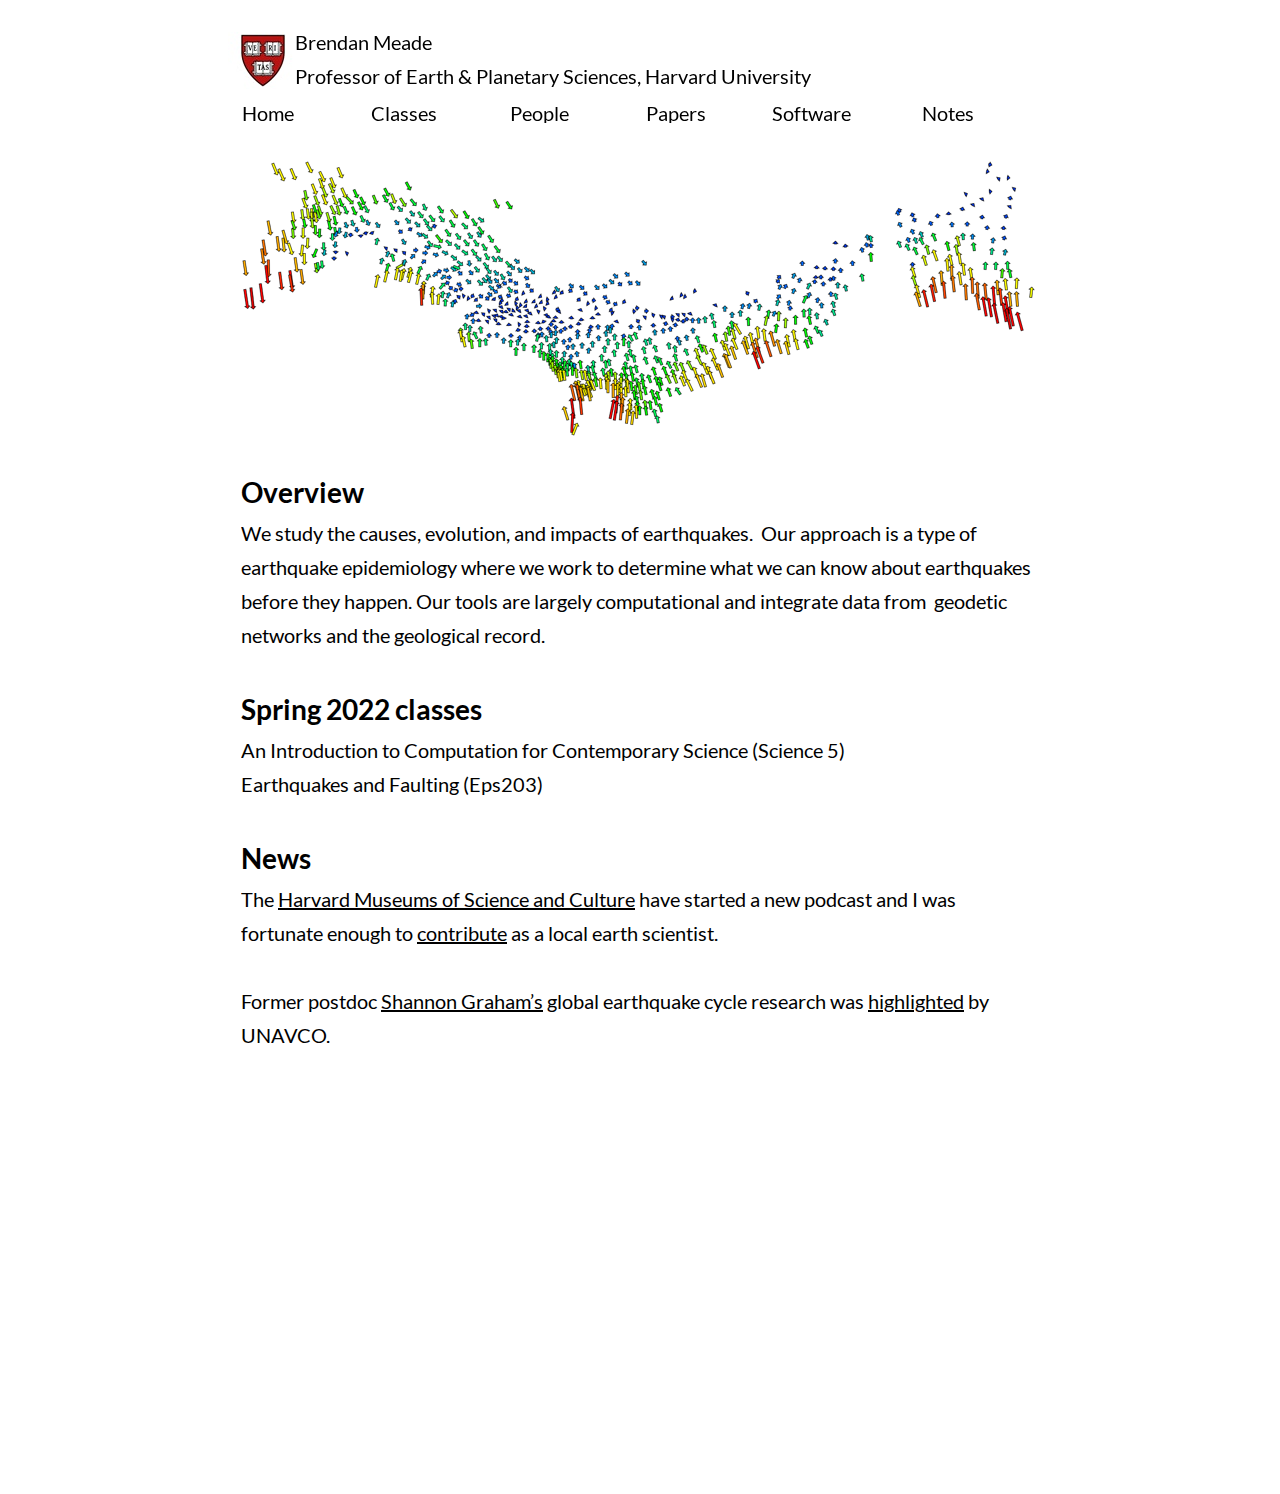
<file: index.html>
<!DOCTYPE html>
<html>
<head>
<meta charset="UTF-8">
<title>Home</title>
<meta name="referrer" content="same-origin">
<meta name="viewport" content="width=960">
<link rel="preload" href="css/Lato-Regular.woff2" as="font" crossorigin>
<link rel="preload" href="css/Lato-Bold.woff2" as="font" crossorigin>
<style>html,body{-webkit-text-zoom:reset !important}@font-face{font-display:block;font-family:"Lato";src:url('css/Lato-Regular.woff2') format('woff2'),url('css/Lato-Regular.woff') format('woff');font-weight:400}@font-face{font-display:block;font-family:"Lato";src:url('css/Lato-Bold.woff2') format('woff2'),url('css/Lato-Bold.woff') format('woff');font-weight:700}body>div{font-size:0}p,span,h1,h2,h3,h4,h5,h6,a,li{margin:0;word-spacing:normal;word-wrap:break-word;-ms-word-wrap:break-word;pointer-events:auto;-ms-text-size-adjust:none !important;-moz-text-size-adjust:none !important;-webkit-text-size-adjust:none !important;text-size-adjust:none !important;max-height:10000000px}sup{font-size:inherit;vertical-align:baseline;position:relative;top:-0.4em}sub{font-size:inherit;vertical-align:baseline;position:relative;top:0.4em}ul{display:block;word-spacing:normal;word-wrap:break-word;list-style-type:none;padding:0;margin:0;-moz-padding-start:0;-khtml-padding-start:0;-webkit-padding-start:0;-o-padding-start:0;-padding-start:0;-webkit-margin-before:0;-webkit-margin-after:0}li{display:block;white-space:normal}li p{-webkit-touch-callout:none;-webkit-user-select:none;-khtml-user-select:none;-moz-user-select:none;-ms-user-select:none;-o-user-select:none;user-select:none}form{display:inline-block}a{text-decoration:inherit;color:inherit;-webkit-tap-highlight-color:rgba(0,0,0,0)}textarea{resize:none}.shm-l{float:left;clear:left}.shm-r{float:right;clear:right}.btf{display:none}.plyr{min-width:0 !important}html{font-family:sans-serif}body{font-size:0;margin:0}audio,video{display:inline-block;vertical-align:baseline}audio:not([controls]){display:none;height:0}[hidden],template{display:none}a{background:0 0;outline:0}b,strong{font-weight:700}dfn{font-style:italic}h1,h2,h3,h4,h5,h6{font-size:1em;line-height:1;margin:0}img{border:0}svg:not(:root){overflow:hidden}button,input,optgroup,select,textarea{color:inherit;font:inherit;margin:0}button{overflow:visible}button,select{text-transform:none}button,html input[type=button],input[type=submit]{-webkit-appearance:button;cursor:pointer;box-sizing:border-box;white-space:normal}input[type=text],input[type=password],textarea{-webkit-appearance:none;appearance:none;box-sizing:border-box}button[disabled],html input[disabled]{cursor:default}button::-moz-focus-inner,input::-moz-focus-inner{border:0;padding:0}input{line-height:normal}input[type=checkbox],input[type=radio]{box-sizing:border-box;padding:0}input[type=number]::-webkit-inner-spin-button,input[type=number]::-webkit-outer-spin-button{height:auto}input[type=search]{-webkit-appearance:textfield;-moz-box-sizing:content-box;-webkit-box-sizing:content-box;box-sizing:content-box}input[type=search]::-webkit-search-cancel-button,input[type=search]::-webkit-search-decoration{-webkit-appearance:none}textarea{overflow:auto;box-sizing:border-box;border-color:#ddd}optgroup{font-weight:700}table{border-collapse:collapse;border-spacing:0}td,th{padding:0}blockquote{margin-block-start:0;margin-block-end:0;margin-inline-start:0;margin-inline-end:0}:-webkit-full-screen-ancestor:not(iframe){-webkit-clip-path:initial!important}
html{-webkit-font-smoothing:antialiased; -moz-osx-font-smoothing:grayscale}.menu-content{cursor:pointer;position:relative}li{-webkit-tap-highlight-color:rgba(0,0,0,0)}
#b{background-color:#fff}.ps1{position:relative;margin-top:25px}.v1{display:block;vertical-align:top}.s1{pointer-events:none;min-width:960px;width:960px;margin-left:auto;margin-right:auto;min-height:1469px}.v2{display:inline-block;vertical-align:top}.ps2{position:relative;margin-left:40px;margin-top:0}.s2{min-width:815px;width:815px;min-height:102px}.c2{z-index:1}.ps3{position:relative;margin-left:0;margin-top:0}.w1{line-height:0}.ps4{position:relative;margin-left:95px;margin-top:0}.s3{min-width:612px;width:612px;min-height:90px}.c4{z-index:5;pointer-events:auto;overflow:hidden;height:90px}.p1{text-indent:0;padding-bottom:0;padding-right:0;text-align:left}.f1{font-family:Lato;font-size:20px;font-size:calc(20px * var(--f));line-height:1.701;font-weight:400;font-style:normal;text-decoration:none;text-transform:none;letter-spacing:normal;color:#000;background-color:initial;text-shadow:none}.ps5{position:relative;margin-left:-679px;margin-top:5px}.s4{min-width:70px;width:70px;min-height:61px;height:61px}.c5{z-index:4;pointer-events:auto}.i1{position:absolute;left:0;width:70px;height:57px;top:2px;border:0}.i2{width:100%;height:100%;display:inline-block;-webkit-transform:translate3d(0,0,0)}.v3{display:inline-block;vertical-align:top;overflow:visible}.ps6{position:relative;margin-left:0;margin-top:-17px}.s5{min-width:815px;width:815px;min-height:29px;height:29px}.c6{z-index:6;pointer-events:auto}.m1{padding:0px 0px 0px 0px}.ml1{outline:0}.s6{min-width:135px;width:135px;min-height:29px;height:29px}.mcv1{display:inline-block}.s7{min-width:135px;width:135px;min-height:29px}.c7{pointer-events:none;border:0;-webkit-border-radius:0;-moz-border-radius:0;border-radius:0;background-color:#fff;background-clip:padding-box}.ps7{position:relative;margin-left:0;margin-top:4px}.s8{min-width:135px;width:135px;min-height:21px}.c8{pointer-events:auto;overflow:hidden;height:21px}.p2{text-indent:0;padding-bottom:0;padding-right:0;text-align:center}.f2{font-family:Lato;font-size:20px;font-size:calc(20px * var(--f));line-height:1.101;font-weight:400;font-style:normal;text-decoration:none;text-transform:none;letter-spacing:normal;color:#000;background-color:initial;text-shadow:none}.ps8{position:relative;margin-left:1px;margin-top:0}.c9{pointer-events:none;border:0;-webkit-border-radius:0;-moz-border-radius:0;border-radius:0;background-color:#fff;background-clip:padding-box}.c10{pointer-events:none;border:0;-webkit-border-radius:0;-moz-border-radius:0;border-radius:0;background-color:#fff;background-clip:padding-box}.c11{pointer-events:none;border:0;-webkit-border-radius:0;-moz-border-radius:0;border-radius:0;background-color:#fff;background-clip:padding-box}.c12{pointer-events:none;border:0;-webkit-border-radius:0;-moz-border-radius:0;border-radius:0;background-color:#fff;background-clip:padding-box}.c13{pointer-events:none;border:0;-webkit-border-radius:0;-moz-border-radius:0;border-radius:0;background-color:#fff;background-clip:padding-box}.ps9{position:relative;margin-left:80px;margin-top:19px}.s9{min-width:797px;width:797px;min-height:305px;height:305px}.c14{z-index:2;pointer-events:auto}.i3{position:absolute;left:0;width:797px;height:279px;top:13px;border:0}.ps10{position:relative;margin-left:81px;margin-top:18px}.s10{min-width:799px;width:799px;min-height:1025px}.c15{z-index:3;pointer-events:auto;overflow:hidden;height:1025px}.f3{font-family:Lato;font-size:28px;font-size:calc(28px * var(--f));line-height:1.680;font-weight:700;font-style:normal;text-decoration:none;text-transform:none;letter-spacing:normal;color:#000;background-color:initial;text-shadow:none}.f4{font-family:Lato;font-size:20px;font-size:calc(20px * var(--f));line-height:1.701;font-weight:700;font-style:normal;text-decoration:none;text-transform:none;letter-spacing:normal;color:#000;background-color:initial;text-shadow:none}.f5{font-family:Lato;font-size:20px;font-size:calc(20px * var(--f));line-height:1.701;font-weight:400;font-style:normal;text-decoration:underline;text-transform:none;letter-spacing:normal;color:#000;background-color:initial;text-shadow:none}.menu-device{background-color:rgb(0,0,0);display:none}</style>
<link onload="this.media='all';this.onload=null;" rel="stylesheet" href="css/site.26d403.css" media="print">
</head>
<body id="b">
<div class="ps1 v1 s1">
<div class="v2 ps2 s2 c2">
<div class="v2 ps3 s2 c3">
<div class="v2 ps3 s2 w1">
<div class="v2 ps4 s3 c4">
<p class="p1 f1">Brendan Meade</p>
<p class="p1 f1">Professor of Earth &amp; Planetary Sciences, Harvard University</p>
</div>
<div class="v2 ps5 s4 c5">
<picture class="i2">
<source srcset="images/harvardlogo-70-1.jpg 1x, images/harvardlogo-140-1.jpg 2x">
<img src="images/harvardlogo-140-1.jpg" class="un1 i1">
</picture>
</div>
<div class="v3 ps6 s5 c6">
<ul class="menu-dropdown v2 ps3 s5 m1" id="m1">
<li class="v2 ps3 s6 mit1">
<a href="#" class="ml1"><div class="menu-content mcv1"><div class="v2 ps3 s7 c7"><div class="v2 ps7 s8 c8"><p class="p2 f2">Home</p></div></div></div></a>
</li>
<li class="v2 ps8 s6 mit1">
<a href="classes.html" class="ml1"><div class="menu-content mcv1"><div class="v2 ps3 s7 c9"><div class="v2 ps7 s8 c8"><p class="p2 f2">Classes</p></div></div></div></a>
</li>
<li class="v2 ps8 s6 mit1">
<a href="people.html" class="ml1"><div class="menu-content mcv1"><div class="v2 ps3 s7 c10"><div class="v2 ps7 s8 c8"><p class="p2 f2">People</p></div></div></div></a>
</li>
<li class="v2 ps8 s6 mit1">
<a href="papers.html" class="ml1"><div class="menu-content mcv1"><div class="v2 ps3 s7 c11"><div class="v2 ps7 s8 c8"><p class="p2 f2">Papers</p></div></div></div></a>
</li>
<li class="v2 ps8 s6 mit1">
<a href="software.html" class="ml1"><div class="menu-content mcv1"><div class="v2 ps3 s7 c12"><div class="v2 ps7 s8 c8"><p class="p2 f2">Software</p></div></div></div></a>
</li>
<li class="v2 ps8 s6 mit1">
<a href="notes.html" class="ml1"><div class="menu-content mcv1"><div class="v2 ps3 s7 c13"><div class="v2 ps7 s8 c8"><p class="p2 f2">Notes</p></div></div></div></a>
</li>
</ul>
</div>
</div>
</div>
</div>
<div class="v2 ps9 s9 c14">
<picture class="i2">
<source srcset="images/japangpsabstract-797.png 1x, images/japangpsabstract-1594.png 2x">
<img src="images/japangpsabstract-1594.png" class="un2 i3">
</picture>
</div>
<div class="v2 ps10 s10 c15">
<p class="p1 f3">Overview</p>
<p class="p1 f1">We study the causes, evolution, and impacts of earthquakes.&nbsp;&nbsp;Our approach is a type of earthquake epidemiology where we work to determine what we can know about earthquakes before they happen. Our tools are largely computational and integrate data from&nbsp;&nbsp;geodetic networks and the geological record.</p>
<p class="p1 f4"><br></p>
<p class="p1 f3">Spring 2022 classes</p>
<p class="p1 f1">An Introduction to Computation for Contemporary Science (Science 5)</p>
<p class="p1 f1">Earthquakes and Faulting (Eps203)&nbsp;</p>
<p class="p1 f1"><br></p>
<p class="p1 f3">News</p>
<p class="p1 f1">The <span class="f5"><a href="https://hmsc.harvard.edu/">Harvard Museums of Science and Culture</a></span> have started a new <span class="f1">podcast</span> and I was fortunate enough to <span class="f5"><a href="https://podcasts.apple.com/us/podcast/hmsc-connects-podcast/id1513040270?i=1000479457999">contribute</a></span> as a local earth scientist.</p>
<p class="p1 f1"><br></p>
<p class="p1 f1">Former postdoc <span class="f5"><a href="https://www.shannonegraham.com/">Shannon Graham&rsquo;s</a></span> global earthquake cycle research was <span class="f5"><a href="https://www.unavco.org/science/snapshots/solid-earth/2020/graham.html">highlighted</a></span> by UNAVCO.</p>
<p class="p1 f1"><br></p>
<p class="p1 f1"><br></p>
<p class="p1 f1"><br></p>
<p class="p1 f1"><br></p>
<p class="p1 f1"><br></p>
<p class="p1 f1"><br></p>
<p class="p1 f1"><br></p>
<p class="p1 f1"><br></p>
<p class="p1 f1"><br></p>
<p class="p1 f1"><br></p>
<p class="p1 f1"><br></p>
<p class="p1 f1"><br></p>
</div>
</div>
<div class="btf c1">
</div>
<script>var p=document.createElement("P");p.innerHTML="&nbsp;",p.style.cssText="position:fixed;visible:hidden;font-size:100px;zoom:1",document.body.appendChild(p);var rsz=function(e){return function(){var r=parseInt(1e7/parseFloat(window.getComputedStyle(e).getPropertyValue("font-size"))+.5)/1e5,n=document.body;r!=n.style.getPropertyValue("--f")&&n.style.setProperty("--f",r)}}(p);if("ResizeObserver"in window){var ro=new ResizeObserver(rsz);ro.observe(p)}else if("requestAnimationFrame"in window){var raf=function(){rsz(),requestAnimationFrame(raf)};requestAnimationFrame(raf)}else setInterval(rsz,100);</script>

<script>dpth="/";!function(){for(var e=["js/jquery.6a0b06.js","js/jqueryui.6a0b06.js","js/menu.6a0b06.js","js/menu-dropdown-animations.6a0b06.js","js/menu-dropdown.26d403.js","js/index.26d403.js"],n={},s=-1,t=function(t){var o=new XMLHttpRequest;o.open("GET",e[t],!0),o.onload=function(){for(n[t]=o.responseText;s<6&&void 0!==n[s+1];){s++;var e=document.createElement("script");e.textContent=n[s],document.body.appendChild(e)}},o.send()},o=0;o<6;o++)t(o)}();
</script>
</body>
</html>
</file>
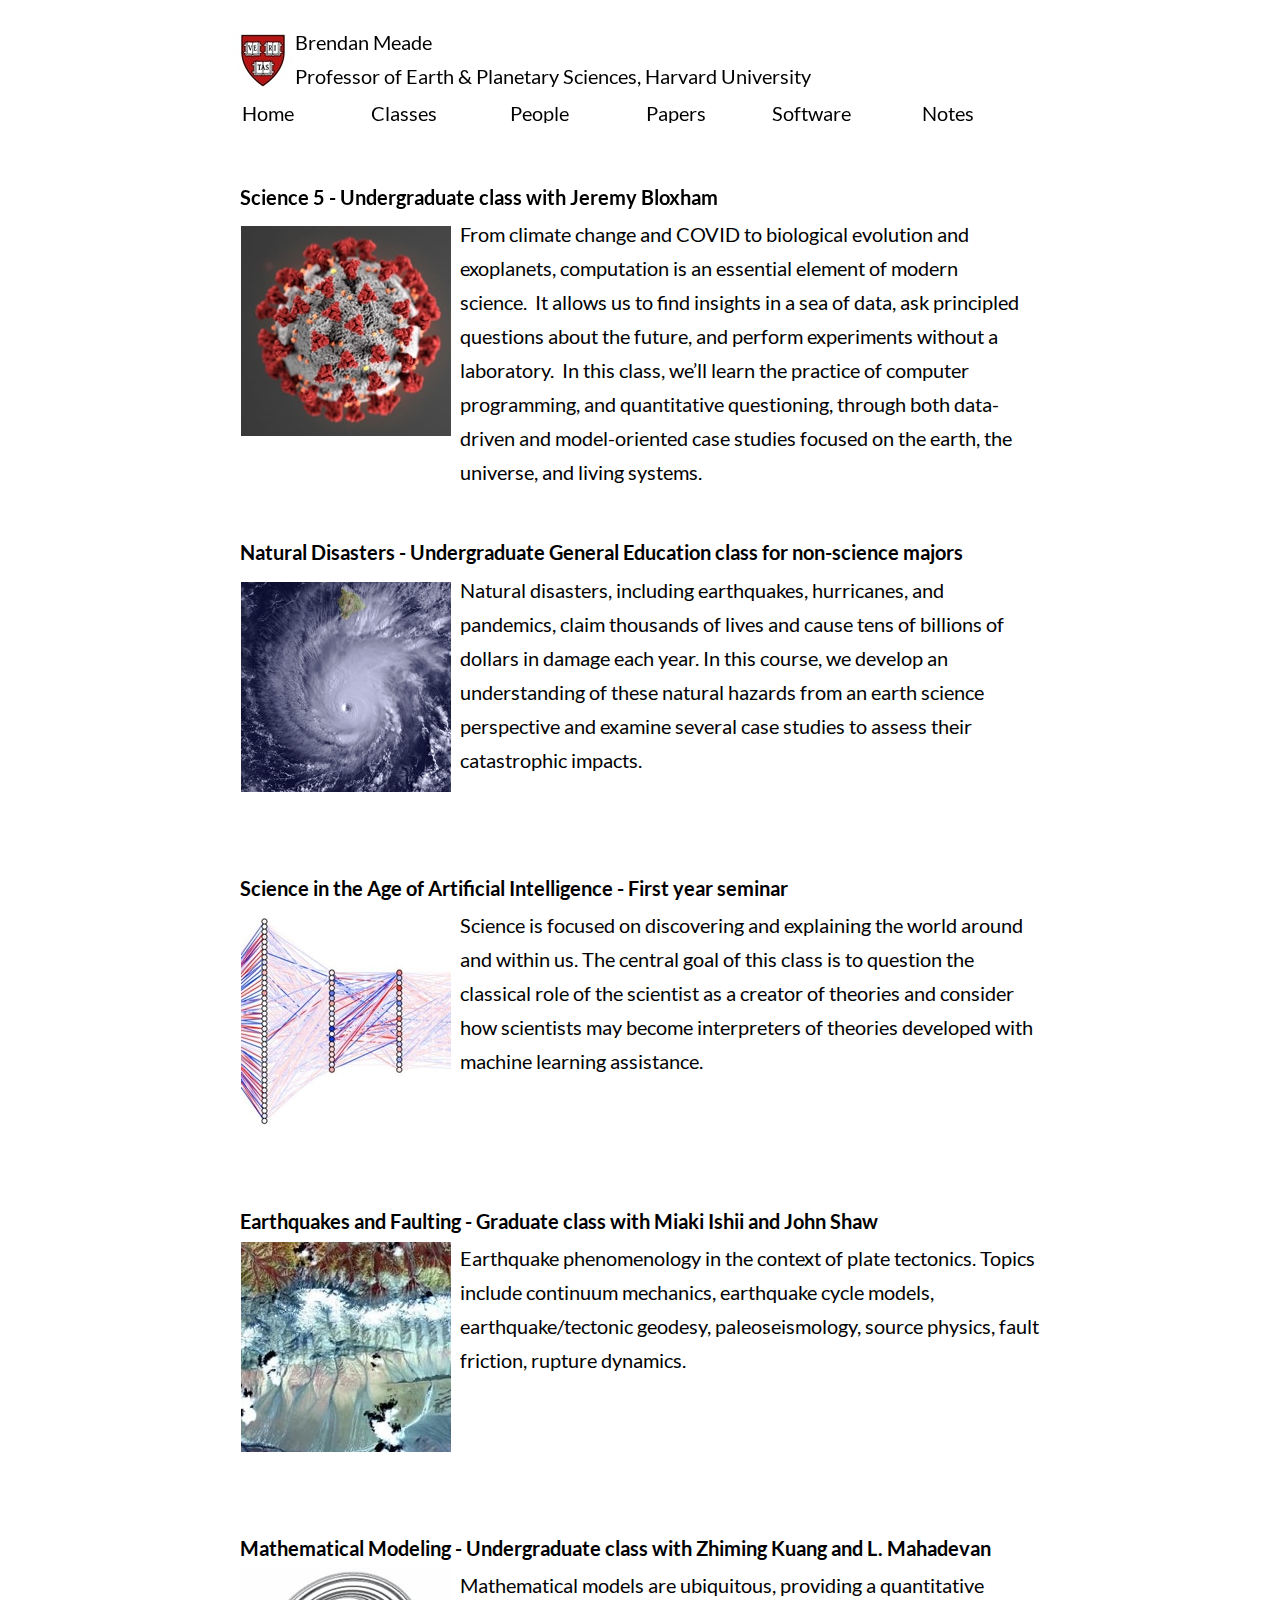
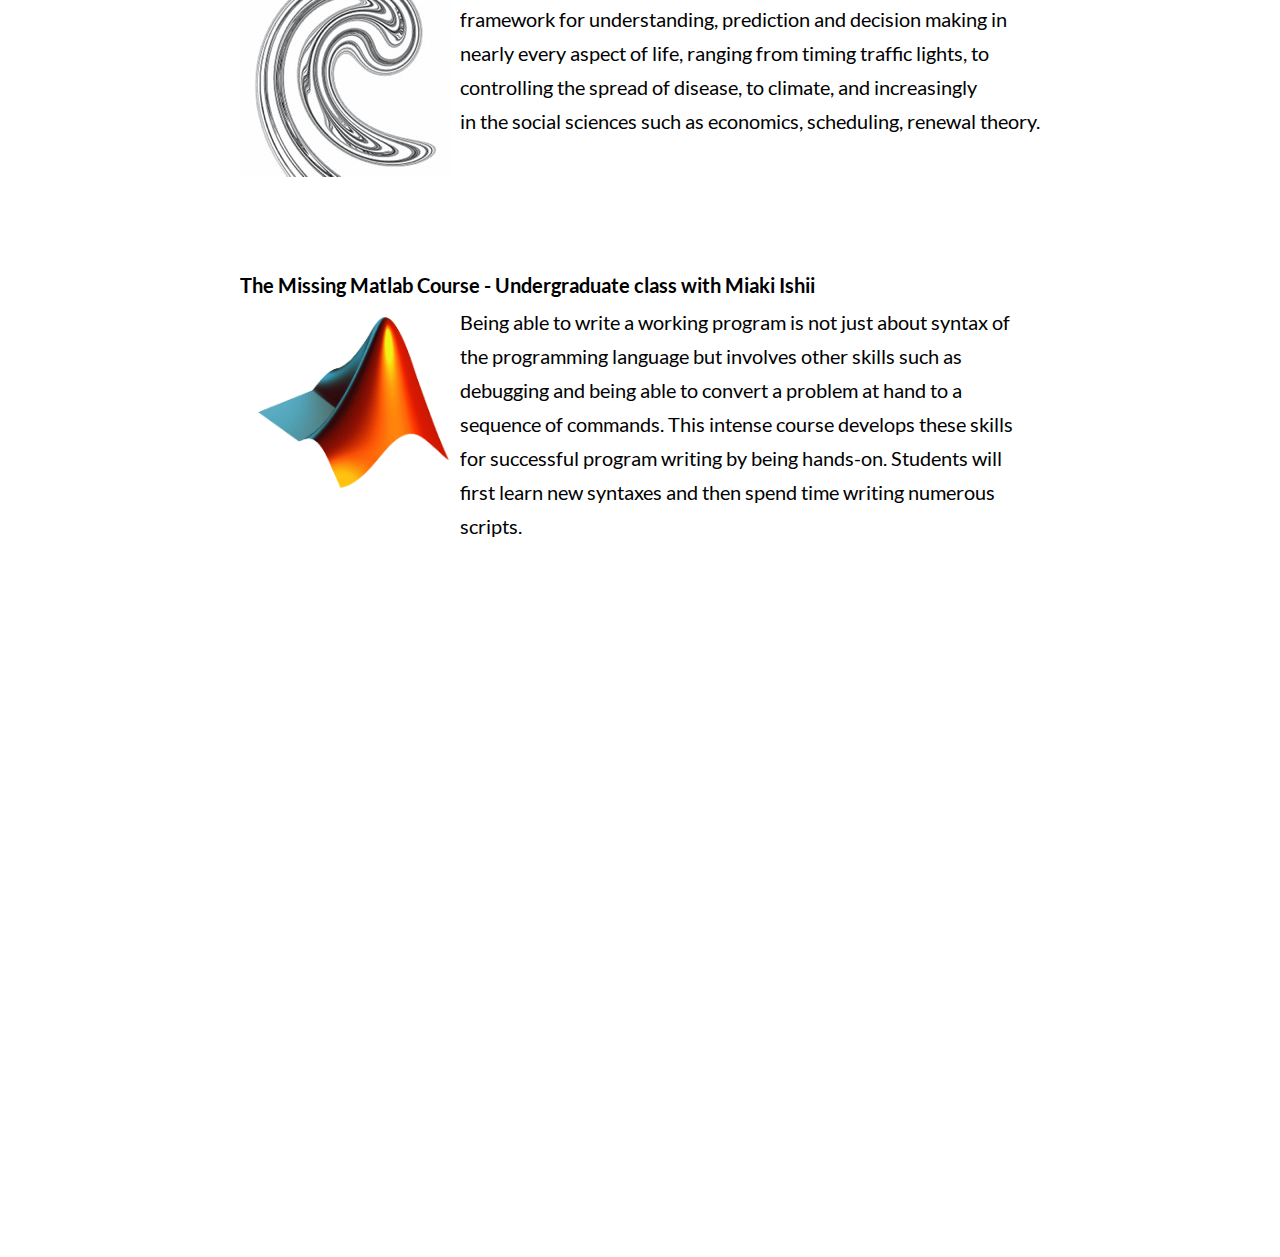
<file: classes.html>
<!DOCTYPE html>
<html>
<head>
<meta charset="UTF-8">
<title>Classes</title>
<meta name="referrer" content="same-origin">
<meta name="viewport" content="width=960">
<link rel="preload" href="css/Lato-Bold.woff2" as="font" crossorigin>
<style>html,body{-webkit-text-zoom:reset !important}@font-face{font-display:block;font-family:"Lato";src:url('css/Lato-Regular.woff2') format('woff2'),url('css/Lato-Regular.woff') format('woff');font-weight:400}@font-face{font-display:block;font-family:"Lato";src:url('css/Lato-Bold.woff2') format('woff2'),url('css/Lato-Bold.woff') format('woff');font-weight:700}body>div{font-size:0}p,span,h1,h2,h3,h4,h5,h6,a,li{margin:0;word-spacing:normal;word-wrap:break-word;-ms-word-wrap:break-word;pointer-events:auto;-ms-text-size-adjust:none !important;-moz-text-size-adjust:none !important;-webkit-text-size-adjust:none !important;text-size-adjust:none !important;max-height:10000000px}sup{font-size:inherit;vertical-align:baseline;position:relative;top:-0.4em}sub{font-size:inherit;vertical-align:baseline;position:relative;top:0.4em}ul{display:block;word-spacing:normal;word-wrap:break-word;list-style-type:none;padding:0;margin:0;-moz-padding-start:0;-khtml-padding-start:0;-webkit-padding-start:0;-o-padding-start:0;-padding-start:0;-webkit-margin-before:0;-webkit-margin-after:0}li{display:block;white-space:normal}li p{-webkit-touch-callout:none;-webkit-user-select:none;-khtml-user-select:none;-moz-user-select:none;-ms-user-select:none;-o-user-select:none;user-select:none}form{display:inline-block}a{text-decoration:inherit;color:inherit;-webkit-tap-highlight-color:rgba(0,0,0,0)}textarea{resize:none}.shm-l{float:left;clear:left}.shm-r{float:right;clear:right}.btf{display:none}.plyr{min-width:0 !important}html{font-family:sans-serif}body{font-size:0;margin:0}audio,video{display:inline-block;vertical-align:baseline}audio:not([controls]){display:none;height:0}[hidden],template{display:none}a{background:0 0;outline:0}b,strong{font-weight:700}dfn{font-style:italic}h1,h2,h3,h4,h5,h6{font-size:1em;line-height:1;margin:0}img{border:0}svg:not(:root){overflow:hidden}button,input,optgroup,select,textarea{color:inherit;font:inherit;margin:0}button{overflow:visible}button,select{text-transform:none}button,html input[type=button],input[type=submit]{-webkit-appearance:button;cursor:pointer;box-sizing:border-box;white-space:normal}input[type=text],input[type=password],textarea{-webkit-appearance:none;appearance:none;box-sizing:border-box}button[disabled],html input[disabled]{cursor:default}button::-moz-focus-inner,input::-moz-focus-inner{border:0;padding:0}input{line-height:normal}input[type=checkbox],input[type=radio]{box-sizing:border-box;padding:0}input[type=number]::-webkit-inner-spin-button,input[type=number]::-webkit-outer-spin-button{height:auto}input[type=search]{-webkit-appearance:textfield;-moz-box-sizing:content-box;-webkit-box-sizing:content-box;box-sizing:content-box}input[type=search]::-webkit-search-cancel-button,input[type=search]::-webkit-search-decoration{-webkit-appearance:none}textarea{overflow:auto;box-sizing:border-box;border-color:#ddd}optgroup{font-weight:700}table{border-collapse:collapse;border-spacing:0}td,th{padding:0}blockquote{margin-block-start:0;margin-block-end:0;margin-inline-start:0;margin-inline-end:0}:-webkit-full-screen-ancestor:not(iframe){-webkit-clip-path:initial!important}
html{-webkit-font-smoothing:antialiased; -moz-osx-font-smoothing:grayscale}.menu-content{cursor:pointer;position:relative}li{-webkit-tap-highlight-color:rgba(0,0,0,0)}
#b{background-color:#fff}.ps23{position:relative;margin-top:25px}.v5{display:block;vertical-align:top}.s19{pointer-events:none;min-width:960px;width:960px;margin-left:auto;margin-right:auto;min-height:2832px}.v6{display:inline-block;vertical-align:top}.ps24{position:relative;margin-left:40px;margin-top:0}.s20{min-width:815px;width:815px;min-height:102px}.ps25{position:relative;margin-left:0;margin-top:0}.w3{line-height:0}.ps26{position:relative;margin-left:28px;margin-top:0}.s21{min-width:679px;width:679px;min-height:90px}.c30{z-index:1}.ps27{position:relative;margin-left:67px;margin-top:0}.s22{min-width:612px;width:612px;min-height:90px}.c31{z-index:3;pointer-events:auto;overflow:hidden;height:90px}.p4{text-indent:0;padding-bottom:0;padding-right:0;text-align:left}.f8{font-family:Lato;font-size:20px;font-size:calc(20px * var(--f));line-height:1.701;font-weight:400;font-style:normal;text-decoration:none;text-transform:none;letter-spacing:normal;color:#000;background-color:initial;text-shadow:none}.ps28{position:relative;margin-left:0;margin-top:-85px}.s23{min-width:70px;width:70px;min-height:61px;height:61px}.c32{z-index:2;pointer-events:auto}.i7{position:absolute;left:0;width:70px;height:57px;top:2px;border:0}.i8{width:100%;height:100%;display:inline-block;-webkit-transform:translate3d(0,0,0)}.v7{display:inline-block;vertical-align:top;overflow:visible}.ps29{position:relative;margin-left:0;margin-top:-17px}.s24{min-width:815px;width:815px;min-height:29px;height:29px}.c33{z-index:19;pointer-events:auto}.m2{padding:0px 0px 0px 0px}.ml2{outline:0}.s25{min-width:135px;width:135px;min-height:29px;height:29px}.mcv2{display:inline-block}.s26{min-width:135px;width:135px;min-height:29px}.c34{pointer-events:none;border:0;-webkit-border-radius:0;-moz-border-radius:0;border-radius:0;background-color:#fff;background-clip:padding-box}.ps30{position:relative;margin-left:0;margin-top:4px}.s27{min-width:135px;width:135px;min-height:21px}.c35{pointer-events:auto;overflow:hidden;height:21px}.p5{text-indent:0;padding-bottom:0;padding-right:0;text-align:center}.f9{font-family:Lato;font-size:20px;font-size:calc(20px * var(--f));line-height:1.101;font-weight:400;font-style:normal;text-decoration:none;text-transform:none;letter-spacing:normal;color:#000;background-color:initial;text-shadow:none}.ps31{position:relative;margin-left:1px;margin-top:0}.c36{pointer-events:none;border:0;-webkit-border-radius:0;-moz-border-radius:0;border-radius:0;background-color:#fff;background-clip:padding-box}.c37{pointer-events:none;border:0;-webkit-border-radius:0;-moz-border-radius:0;border-radius:0;background-color:#fff;background-clip:padding-box}.c38{pointer-events:none;border:0;-webkit-border-radius:0;-moz-border-radius:0;border-radius:0;background-color:#fff;background-clip:padding-box}.c39{pointer-events:none;border:0;-webkit-border-radius:0;-moz-border-radius:0;border-radius:0;background-color:#fff;background-clip:padding-box}.c40{pointer-events:none;border:0;-webkit-border-radius:0;-moz-border-radius:0;border-radius:0;background-color:#fff;background-clip:padding-box}.ps32{position:relative;margin-left:80px;margin-top:53px}.s28{min-width:800px;width:800px;min-height:309px}.s29{min-width:800px;width:800px;min-height:68px}.c41{z-index:17;pointer-events:auto;overflow:hidden;height:68px}.f10{font-family:Lato;font-size:20px;font-size:calc(20px * var(--f));line-height:1.701;font-weight:700;font-style:normal;text-decoration:none;text-transform:none;letter-spacing:normal;color:#000;background-color:initial;text-shadow:none}.ps33{position:relative;margin-left:220px;margin-top:-31px}.s30{min-width:580px;width:580px;min-height:272px}.c42{z-index:8;pointer-events:auto;overflow:hidden;height:272px}.ps34{position:relative;margin-left:1px;margin-top:-263px}.s31{min-width:210px;width:210px;min-height:210px;height:210px}.c43{z-index:11;pointer-events:auto}.i9{position:absolute;left:0;width:210px;height:210px;top:0;border:0}.ps35{position:relative;margin-left:80px;margin-top:46px}.s32{min-width:800px;width:800px;min-height:37px}.c44{pointer-events:auto;overflow:hidden;height:37px}.ps36{position:relative;margin-left:81px;margin-top:1px}.s33{min-width:799px;width:799px;min-height:247px}.ps37{position:relative;margin-left:0;margin-top:9px}.c45{pointer-events:auto}.ps38{position:relative;margin-left:9px;margin-top:0}.s34{min-width:580px;width:580px;min-height:247px}.c46{pointer-events:auto;overflow:hidden;height:247px}.menu-device{background-color:rgb(0,0,0);display:none}</style>
<link onload="this.media='all';this.onload=null;" rel="stylesheet" href="css/site.26d403.css" media="print">
</head>
<body id="b">
<div class="ps23 v5 s19">
<div class="v6 ps24 s20 c29">
<div class="v6 ps25 s20 w3">
<div class="v6 ps26 s21 c30">
<div class="v6 ps27 s22 c31">
<p class="p4 f8">Brendan Meade</p>
<p class="p4 f8">Professor of Earth &amp; Planetary Sciences, Harvard University</p>
</div>
<div class="v6 ps28 s23 c32">
<picture class="i8">
<source srcset="images/harvardlogo-70-1.jpg 1x, images/harvardlogo-140-1.jpg 2x">
<img src="images/harvardlogo-140-1.jpg" class="un3 i7">
</picture>
</div>
</div>
<div class="v7 ps29 s24 c33">
<ul class="menu-dropdown v6 ps25 s24 m2" id="m2">
<li class="v6 ps25 s25 mit2">
<a href="./" class="ml2"><div class="menu-content mcv2"><div class="v6 ps25 s26 c34"><div class="v6 ps30 s27 c35"><p class="p5 f9">Home</p></div></div></div></a>
</li>
<li class="v6 ps31 s25 mit2">
<a href="#" class="ml2"><div class="menu-content mcv2"><div class="v6 ps25 s26 c36"><div class="v6 ps30 s27 c35"><p class="p5 f9">Classes</p></div></div></div></a>
</li>
<li class="v6 ps31 s25 mit2">
<a href="people.html" class="ml2"><div class="menu-content mcv2"><div class="v6 ps25 s26 c37"><div class="v6 ps30 s27 c35"><p class="p5 f9">People</p></div></div></div></a>
</li>
<li class="v6 ps31 s25 mit2">
<a href="papers.html" class="ml2"><div class="menu-content mcv2"><div class="v6 ps25 s26 c38"><div class="v6 ps30 s27 c35"><p class="p5 f9">Papers</p></div></div></div></a>
</li>
<li class="v6 ps31 s25 mit2">
<a href="software.html" class="ml2"><div class="menu-content mcv2"><div class="v6 ps25 s26 c39"><div class="v6 ps30 s27 c35"><p class="p5 f9">Software</p></div></div></div></a>
</li>
<li class="v6 ps31 s25 mit2">
<a href="notes.html" class="ml2"><div class="menu-content mcv2"><div class="v6 ps25 s26 c40"><div class="v6 ps30 s27 c35"><p class="p5 f9">Notes</p></div></div></div></a>
</li>
</ul>
</div>
</div>
</div>
<div class="v6 ps32 s28 c29">
<div class="v6 ps25 s28 w3">
<div class="v6 ps25 s29 c41">
<p class="p4 f10">Science 5 - Undergraduate class with Jeremy Bloxham</p>
</div>
<div class="v6 ps33 s30 c42">
<p class="p4 f8">From climate change and COVID to biological evolution and exoplanets, computation is an essential element of modern science.&nbsp;&nbsp;It allows us to find insights in a sea of data, ask principled questions about the future, and perform experiments without a laboratory.&nbsp;&nbsp;In this class, we&rsquo;ll learn the practice of computer programming, and quantitative questioning, through both data-driven and model-oriented case studies focused on the earth, the universe, and living systems.&nbsp;&nbsp;</p>
</div>
<div class="v6 ps34 s31 c43">
<picture class="i8">
<source srcset="images/covid-210.jpg 1x, images/covid-420.jpg 2x">
<img src="images/covid-420.jpg" class="un4 i9">
</picture>
</div>
</div>
</div>
<div class="v6 ps35 s32 c44">
<p class="p4 f10">Natural Disasters - Undergraduate General Education class for non-science majors</p>
</div>
<div class="v6 ps36 s33 c29">
<div class="v6 ps37 s31 c45">
<picture class="i8">
<source srcset="images/hurricane-210-1.jpg 1x, images/hurricane-420-1.jpg 2x">
<img src="images/hurricane-420-1.jpg" class="un5 i9">
</picture>
</div>
<div class="v6 ps38 s34 c46">
<p class="p4 f8">Natural disasters, including earthquakes, hurricanes, and pandemics, claim thousands of lives and cause tens of billions of dollars in damage each year. In this course, we develop an understanding of these natural hazards from an earth science perspective and examine several case studies to assess their catastrophic impacts.&nbsp;</p>
</div>
</div>
<div class="v4 ps11 s11 c16">
<div class="v4 ps12 s11 w2">
<div class="v4 ps12 s12 c17">
<p class="p3 f6">Science in the Age of Artificial Intelligence - First year seminar</p>
</div>
<div class="v4 ps13 s13 c18">
<p class="p3 f7">Science is focused on discovering and explaining the world around and within us. The central goal of this class is to question the classical role of the scientist as a creator of theories and consider how scientists may become interpreters of theories developed with machine learning assistance.&nbsp;</p>
</div>
<div class="v4 ps14 s14 c19">
<picture class="i5 un10">
<source data-srcset="images/smallnn-210-1.jpg 1x, images/smallnn-420-1.jpg 2x" srcset="[data-uri] 1x">
<img src="images/smallnn-420-1.jpg" class="un6 i4">
</picture>
</div>
</div>
</div>
<div class="v4 ps15 s11 c16">
<div class="v4 ps12 s11 w2">
<div class="v4 ps12 s12 c20">
<p class="p3 f6">Earthquakes and Faulting - Graduate class with Miaki Ishii and John Shaw</p>
</div>
<div class="v4 ps13 s13 c21">
<p class="p3 f7">Earthquake phenomenology in the context of plate tectonics. Topics include continuum mechanics, earthquake cycle models, earthquake/tectonic geodesy, paleoseismology, source physics, fault friction, rupture dynamics.</p>
</div>
<div class="v4 ps16 s14 c22">
<picture class="i5 un11">
<source data-srcset="images/aster-tibet-de0eb1-640-210-1.jpg 1x" srcset="[data-uri] 1x">
<img src="images/aster-tibet-de0eb1-640-210-1.jpg" class="un7 i4">
</picture>
</div>
</div>
</div>
<div class="v4 ps17 s15 c16">
<div class="v4 ps12 s15 w2">
<div class="v4 ps12 s12 c23">
<p class="p3 f6">Mathematical Modeling - Undergraduate class with Zhiming Kuang and L. Mahadevan</p>
</div>
<div class="v4 ps18 s14 c24">
<picture class="i5 un12">
<source data-srcset="images/ikedamap-210-1.jpg 1x, images/ikedamap-420-1.jpg 2x" srcset="[data-uri] 1x">
<img src="images/ikedamap-420-1.jpg" class="un8 i4">
</picture>
</div>
<div class="v4 ps19 s16 c25">
<p class="p3 f7">Mathematical models are ubiquitous, providing a quantitative framework for understanding, prediction and decision making in nearly every aspect of life, ranging from timing traffic lights, to controlling the spread of disease, to climate, and increasingly</p>
<p class="p3 f7">in the social sciences such as economics, scheduling, renewal theory.</p>
</div>
</div>
</div>
<div class="v4 ps20 s17 c16">
<div class="v4 ps12 s17 w2">
<div class="v4 ps12 s12 c26">
<p class="p3 f6">The Missing Matlab Course - Undergraduate class with Miaki Ishii</p>
</div>
<div class="v4 ps21 s14 c27">
<img src="images/matlablogo.gif" class="un9 i6">
</div>
<div class="v4 ps22 s18 c28">
<p class="p3 f7">Being able to write a working program is not just about syntax of the programming language but involves other skills such as debugging and being able to convert a problem at hand to a sequence of commands. This intense course develops these skills for successful program writing by being hands-on. Students will first learn new syntaxes and then spend time writing numerous scripts.&nbsp;</p>
<p class="p3 f7"><br></p>
<p class="p3 f7"><br></p>
<p class="p3 f7"><br></p>
<p class="p3 f7"><br></p>
<p class="p3 f7"><br></p>
<p class="p3 f7"><br></p>
<p class="p3 f7"><br></p>
<p class="p3 f7"><br></p>
<p class="p3 f7"><br></p>
<p class="p3 f7"><br></p>
<p class="p3 f7"><br></p>
<p class="p3 f7"><br></p>
<p class="p3 f7"><br></p>
<p class="p3 f7"><br></p>
</div>
</div>
</div>
</div>
<div class="btf c1">
</div>
<script>var p=document.createElement("P");p.innerHTML="&nbsp;",p.style.cssText="position:fixed;visible:hidden;font-size:100px;zoom:1",document.body.appendChild(p);var rsz=function(e){return function(){var r=parseInt(1e7/parseFloat(window.getComputedStyle(e).getPropertyValue("font-size"))+.5)/1e5,n=document.body;r!=n.style.getPropertyValue("--f")&&n.style.setProperty("--f",r)}}(p);if("ResizeObserver"in window){var ro=new ResizeObserver(rsz);ro.observe(p)}else if("requestAnimationFrame"in window){var raf=function(){rsz(),requestAnimationFrame(raf)};requestAnimationFrame(raf)}else setInterval(rsz,100);</script>

<script>dpth="/";!function(){for(var e=["js/jquery.6a0b06.js","js/jqueryui.6a0b06.js","js/menu.6a0b06.js","js/menu-dropdown-animations.6a0b06.js","js/menu-dropdown.26d403.js","js/classes.26d403.js"],n={},s=-1,t=function(t){var o=new XMLHttpRequest;o.open("GET",e[t],!0),o.onload=function(){for(n[t]=o.responseText;s<6&&void 0!==n[s+1];){s++;var e=document.createElement("script");e.textContent=n[s],document.body.appendChild(e)}},o.send()},o=0;o<6;o++)t(o)}();
</script>
</body>
</html>
</file>
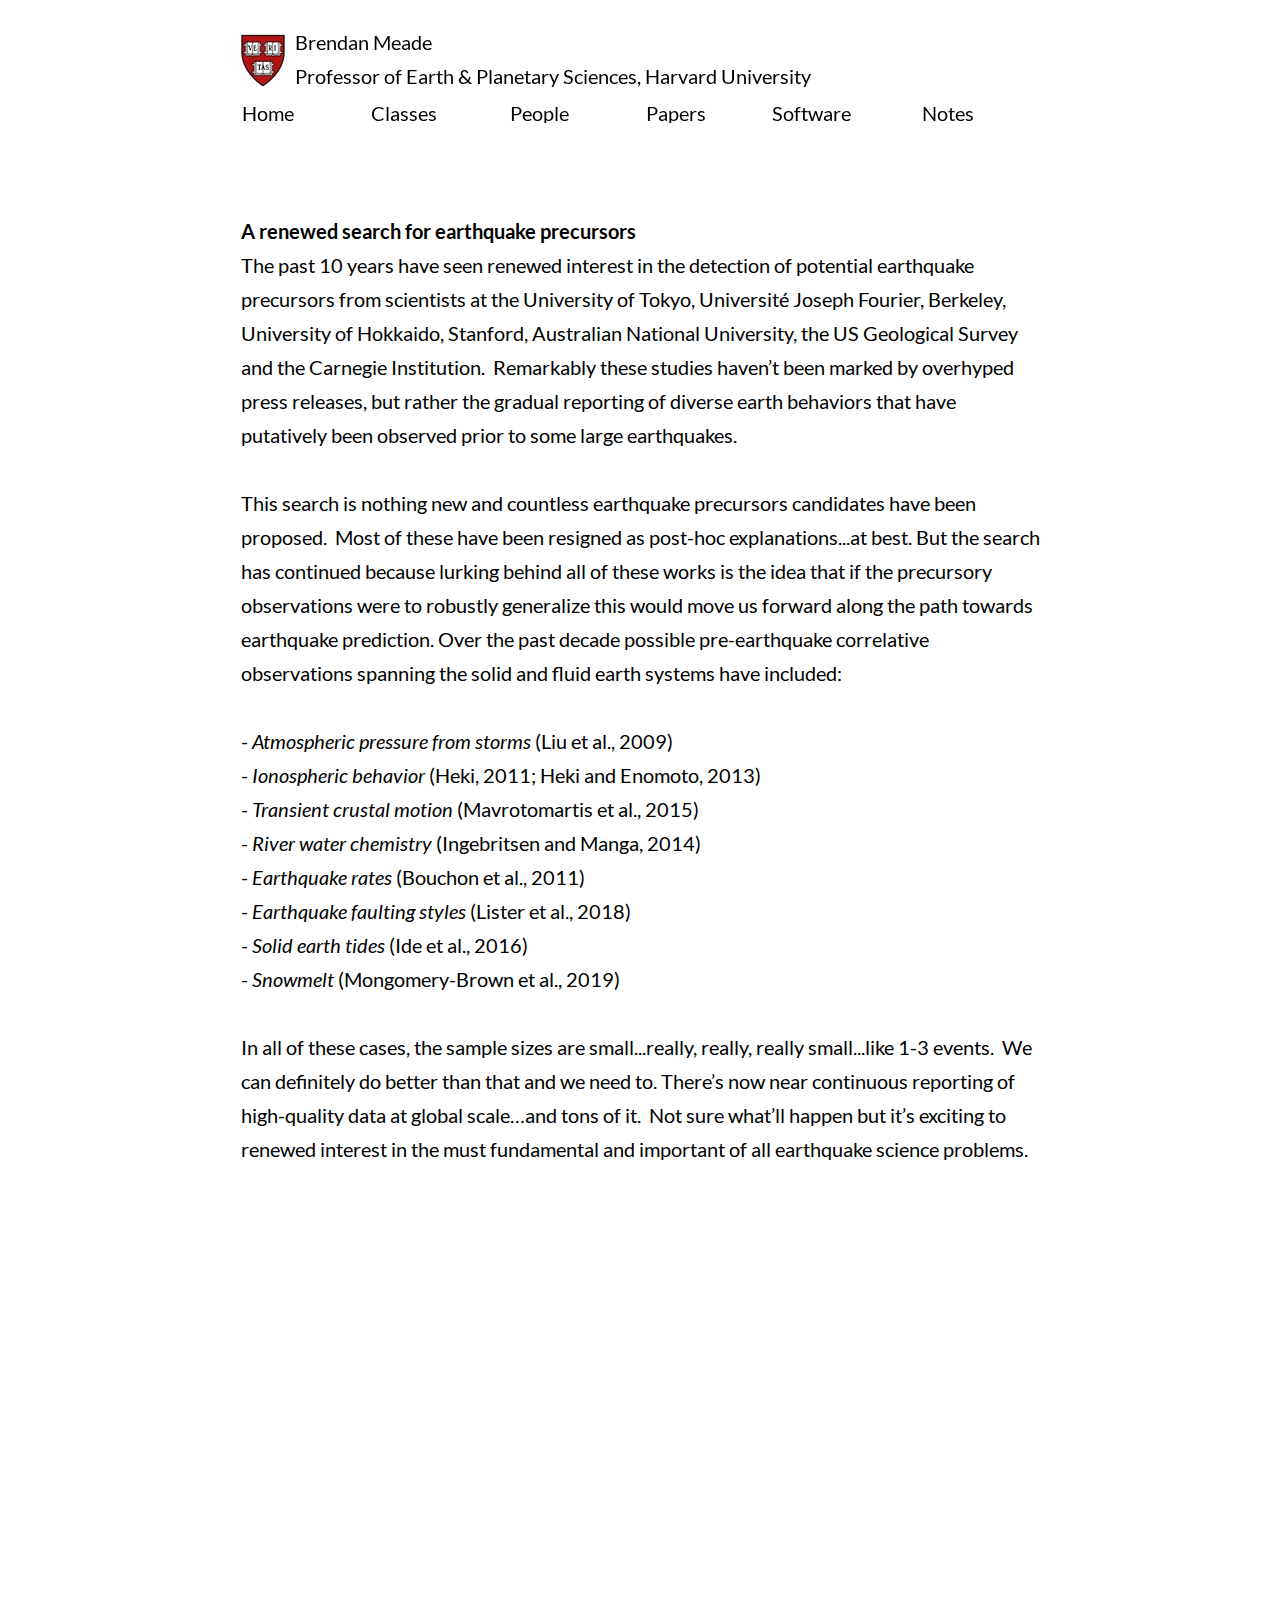
<file: notes.html>
<!DOCTYPE html>
<html>
<head>
<meta charset="UTF-8">
<title>Notes</title>
<meta name="referrer" content="same-origin">
<meta name="viewport" content="width=960">
<link rel="preload" href="css/Lato-Regular.woff2" as="font" crossorigin>
<link rel="preload" href="css/Lato-Bold.woff2" as="font" crossorigin>
<link rel="preload" href="css/Lato-Italic.woff2" as="font" crossorigin>
<style>html,body{-webkit-text-zoom:reset !important}@font-face{font-display:block;font-family:"Lato";src:url('css/Lato-Regular.woff2') format('woff2'),url('css/Lato-Regular.woff') format('woff');font-weight:400}@font-face{font-display:block;font-family:"Lato";src:url('css/Lato-Bold.woff2') format('woff2'),url('css/Lato-Bold.woff') format('woff');font-weight:700}@font-face{font-display:block;font-family:"Lato";src:url('css/Lato-Italic.woff2') format('woff2'),url('css/Lato-Italic.woff') format('woff');font-weight:400;font-style:italic}body>div{font-size:0}p,span,h1,h2,h3,h4,h5,h6,a,li{margin:0;word-spacing:normal;word-wrap:break-word;-ms-word-wrap:break-word;pointer-events:auto;-ms-text-size-adjust:none !important;-moz-text-size-adjust:none !important;-webkit-text-size-adjust:none !important;text-size-adjust:none !important;max-height:10000000px}sup{font-size:inherit;vertical-align:baseline;position:relative;top:-0.4em}sub{font-size:inherit;vertical-align:baseline;position:relative;top:0.4em}ul{display:block;word-spacing:normal;word-wrap:break-word;list-style-type:none;padding:0;margin:0;-moz-padding-start:0;-khtml-padding-start:0;-webkit-padding-start:0;-o-padding-start:0;-padding-start:0;-webkit-margin-before:0;-webkit-margin-after:0}li{display:block;white-space:normal}li p{-webkit-touch-callout:none;-webkit-user-select:none;-khtml-user-select:none;-moz-user-select:none;-ms-user-select:none;-o-user-select:none;user-select:none}form{display:inline-block}a{text-decoration:inherit;color:inherit;-webkit-tap-highlight-color:rgba(0,0,0,0)}textarea{resize:none}.shm-l{float:left;clear:left}.shm-r{float:right;clear:right}.btf{display:none}.plyr{min-width:0 !important}html{font-family:sans-serif}body{font-size:0;margin:0}audio,video{display:inline-block;vertical-align:baseline}audio:not([controls]){display:none;height:0}[hidden],template{display:none}a{background:0 0;outline:0}b,strong{font-weight:700}dfn{font-style:italic}h1,h2,h3,h4,h5,h6{font-size:1em;line-height:1;margin:0}img{border:0}svg:not(:root){overflow:hidden}button,input,optgroup,select,textarea{color:inherit;font:inherit;margin:0}button{overflow:visible}button,select{text-transform:none}button,html input[type=button],input[type=submit]{-webkit-appearance:button;cursor:pointer;box-sizing:border-box;white-space:normal}input[type=text],input[type=password],textarea{-webkit-appearance:none;appearance:none;box-sizing:border-box}button[disabled],html input[disabled]{cursor:default}button::-moz-focus-inner,input::-moz-focus-inner{border:0;padding:0}input{line-height:normal}input[type=checkbox],input[type=radio]{box-sizing:border-box;padding:0}input[type=number]::-webkit-inner-spin-button,input[type=number]::-webkit-outer-spin-button{height:auto}input[type=search]{-webkit-appearance:textfield;-moz-box-sizing:content-box;-webkit-box-sizing:content-box;box-sizing:content-box}input[type=search]::-webkit-search-cancel-button,input[type=search]::-webkit-search-decoration{-webkit-appearance:none}textarea{overflow:auto;box-sizing:border-box;border-color:#ddd}optgroup{font-weight:700}table{border-collapse:collapse;border-spacing:0}td,th{padding:0}blockquote{margin-block-start:0;margin-block-end:0;margin-inline-start:0;margin-inline-end:0}:-webkit-full-screen-ancestor:not(iframe){-webkit-clip-path:initial!important}
html{-webkit-font-smoothing:antialiased; -moz-osx-font-smoothing:grayscale}.menu-content{cursor:pointer;position:relative}li{-webkit-tap-highlight-color:rgba(0,0,0,0)}
#b{background-color:#fff}.ps82{position:relative;margin-top:25px}.v17{display:block;vertical-align:top}.s78{pointer-events:none;min-width:960px;width:960px;margin-left:auto;margin-right:auto;min-height:2943px}.v18{display:inline-block;vertical-align:top}.ps83{position:relative;margin-left:40px;margin-top:0}.s79{min-width:815px;width:815px;min-height:102px}.ps84{position:relative;margin-left:0;margin-top:0}.w7{line-height:0}.ps85{position:relative;margin-left:28px;margin-top:0}.s80{min-width:679px;width:679px;min-height:90px}.c98{z-index:2}.ps86{position:relative;margin-left:67px;margin-top:0}.s81{min-width:612px;width:612px;min-height:90px}.c99{z-index:4;pointer-events:auto;overflow:hidden;height:90px}.p12{text-indent:0;padding-bottom:0;padding-right:0;text-align:left}.f30{font-family:Lato;font-size:20px;font-size:calc(20px * var(--f));line-height:1.701;font-weight:400;font-style:normal;text-decoration:none;text-transform:none;letter-spacing:normal;color:#000;background-color:initial;text-shadow:none}.ps87{position:relative;margin-left:0;margin-top:-85px}.s82{min-width:70px;width:70px;min-height:61px;height:61px}.c100{z-index:3;pointer-events:auto}.i22{position:absolute;left:0;width:70px;height:57px;top:2px;border:0}.i23{width:100%;height:100%;display:inline-block;-webkit-transform:translate3d(0,0,0)}.v19{display:inline-block;vertical-align:top;overflow:visible}.ps88{position:relative;margin-left:0;margin-top:-17px}.s83{min-width:815px;width:815px;min-height:29px;height:29px}.c101{z-index:5;pointer-events:auto}.m6{padding:0px 0px 0px 0px}.ml6{outline:0}.s84{min-width:135px;width:135px;min-height:29px;height:29px}.mcv6{display:inline-block}.s85{min-width:135px;width:135px;min-height:29px}.c102{pointer-events:none;border:0;-webkit-border-radius:0;-moz-border-radius:0;border-radius:0;background-color:#fff;background-clip:padding-box}.ps89{position:relative;margin-left:0;margin-top:4px}.s86{min-width:135px;width:135px;min-height:21px}.c103{pointer-events:auto;overflow:hidden;height:21px}.p13{text-indent:0;padding-bottom:0;padding-right:0;text-align:center}.f31{font-family:Lato;font-size:20px;font-size:calc(20px * var(--f));line-height:1.101;font-weight:400;font-style:normal;text-decoration:none;text-transform:none;letter-spacing:normal;color:#000;background-color:initial;text-shadow:none}.ps90{position:relative;margin-left:1px;margin-top:0}.c104{pointer-events:none;border:0;-webkit-border-radius:0;-moz-border-radius:0;border-radius:0;background-color:#fff;background-clip:padding-box}.c105{pointer-events:none;border:0;-webkit-border-radius:0;-moz-border-radius:0;border-radius:0;background-color:#fff;background-clip:padding-box}.c106{pointer-events:none;border:0;-webkit-border-radius:0;-moz-border-radius:0;border-radius:0;background-color:#fff;background-clip:padding-box}.c107{pointer-events:none;border:0;-webkit-border-radius:0;-moz-border-radius:0;border-radius:0;background-color:#fff;background-clip:padding-box}.c108{pointer-events:none;border:0;-webkit-border-radius:0;-moz-border-radius:0;border-radius:0;background-color:#fff;background-clip:padding-box}.ps91{position:relative;margin-left:81px;margin-top:87px}.s87{min-width:799px;width:799px;min-height:2754px}.c109{pointer-events:auto;overflow:hidden;height:2754px}.f32{font-family:Lato;font-size:20px;font-size:calc(20px * var(--f));line-height:1.701;font-weight:700;font-style:normal;text-decoration:none;text-transform:none;letter-spacing:normal;color:#000;background-color:initial;text-shadow:none}.f33{font-family:Lato;font-size:20px;font-size:calc(20px * var(--f));line-height:1.701;font-weight:400;font-style:italic;text-decoration:none;text-transform:none;letter-spacing:normal;color:#000;background-color:initial;text-shadow:none}.menu-device{background-color:rgb(0,0,0);display:none}</style>
<link onload="this.media='all';this.onload=null;" rel="stylesheet" href="css/site.26d403.css" media="print">
</head>
<body id="b">
<div class="ps82 v17 s78">
<div class="v18 ps83 s79 c97">
<div class="v18 ps84 s79 w7">
<div class="v18 ps85 s80 c98">
<div class="v18 ps86 s81 c99">
<p class="p12 f30">Brendan Meade</p>
<p class="p12 f30">Professor of Earth &amp; Planetary Sciences, Harvard University</p>
</div>
<div class="v18 ps87 s82 c100">
<picture class="i23">
<source srcset="images/harvardlogo-70-1.jpg 1x, images/harvardlogo-140-1.jpg 2x">
<img src="images/harvardlogo-140-1.jpg" class="un25 i22">
</picture>
</div>
</div>
<div class="v19 ps88 s83 c101">
<ul class="menu-dropdown v18 ps84 s83 m6" id="m6">
<li class="v18 ps84 s84 mit6">
<a href="./" class="ml6"><div class="menu-content mcv6"><div class="v18 ps84 s85 c102"><div class="v18 ps89 s86 c103"><p class="p13 f31">Home</p></div></div></div></a>
</li>
<li class="v18 ps90 s84 mit6">
<a href="classes.html" class="ml6"><div class="menu-content mcv6"><div class="v18 ps84 s85 c104"><div class="v18 ps89 s86 c103"><p class="p13 f31">Classes</p></div></div></div></a>
</li>
<li class="v18 ps90 s84 mit6">
<a href="people.html" class="ml6"><div class="menu-content mcv6"><div class="v18 ps84 s85 c105"><div class="v18 ps89 s86 c103"><p class="p13 f31">People</p></div></div></div></a>
</li>
<li class="v18 ps90 s84 mit6">
<a href="papers.html" class="ml6"><div class="menu-content mcv6"><div class="v18 ps84 s85 c106"><div class="v18 ps89 s86 c103"><p class="p13 f31">Papers</p></div></div></div></a>
</li>
<li class="v18 ps90 s84 mit6">
<a href="software.html" class="ml6"><div class="menu-content mcv6"><div class="v18 ps84 s85 c107"><div class="v18 ps89 s86 c103"><p class="p13 f31">Software</p></div></div></div></a>
</li>
<li class="v18 ps90 s84 mit6">
<a href="#" class="ml6"><div class="menu-content mcv6"><div class="v18 ps84 s85 c108"><div class="v18 ps89 s86 c103"><p class="p13 f31">Notes</p></div></div></div></a>
</li>
</ul>
</div>
</div>
</div>
<div class="v18 ps91 s87 c109">
<p class="p12 f32">A renewed search for earthquake precursors</p>
<p class="p12 f30">The past 10 years have seen renewed interest in the detection of potential earthquake precursors from scientists at the University of Tokyo, Universit&eacute; Joseph Fourier, Berkeley, University of Hokkaido, Stanford, Australian National University, the US Geological Survey and the Carnegie Institution.&nbsp;&nbsp;Remarkably these studies haven&rsquo;t been marked by overhyped press releases, but rather the gradual reporting of diverse earth behaviors that have putatively been observed prior to some large earthquakes.</p>
<p class="p12 f30"><br></p>
<p class="p12 f30">This search is nothing new and countless earthquake precursors candidates have been proposed.&nbsp;&nbsp;Most of these have been resigned as post-hoc explanations...at best. But the search has continued because lurking behind all of these works is the idea that if the precursory observations were to robustly generalize this would move us forward along the path towards earthquake prediction. Over the past decade possible pre-earthquake correlative observations spanning the solid and fluid earth systems have included:</p>
<p class="p12 f30"><br></p>
<p class="p12 f30">- <span class="f33">Atmospheric pressure from storms</span> (Liu et al., 2009)</p>
<p class="p12 f30">- <span class="f33">Ionospheric behavior</span> (Heki, 2011; Heki and Enomoto, 2013)</p>
<p class="p12 f30">- <span class="f33">Transient crustal motion</span> (Mavrotomartis et al., 2015)</p>
<p class="p12 f30">- <span class="f33">River water chemistry</span> (Ingebritsen and Manga, 2014)</p>
<p class="p12 f30">- <span class="f33">Earthquake rates</span> (Bouchon et al., 2011)</p>
<p class="p12 f30">- <span class="f33">Earthquake faulting styles</span> (Lister et al., 2018)</p>
<p class="p12 f30">- <span class="f33">Solid earth tides</span> (Ide et al., 2016)</p>
<p class="p12 f30">- <span class="f33">Snowmelt</span> (Mongomery-Brown et al., 2019)</p>
<p class="p12 f30"><br></p>
<p class="p12 f30">In all of these cases, the sample sizes are small...really, really, really small...like 1-3 events.&nbsp;&nbsp;We can definitely do better than that and we need to. There&rsquo;s now near continuous reporting of high-quality data at global scale&hellip;and tons of it.&nbsp;&nbsp;Not sure what&rsquo;ll happen but it&rsquo;s exciting to renewed interest in the must fundamental and important of all earthquake science problems.</p>
<p class="p12 f30"><br></p>
<p class="p12 f30"><br></p>
<p class="p12 f30"><br></p>
<p class="p12 f30"><br></p>
<p class="p12 f30"><br></p>
<p class="p12 f30"><br></p>
<p class="p12 f30"><br></p>
<p class="p12 f30"><br></p>
<p class="p12 f30"><br></p>
<p class="p12 f30"><br></p>
<p class="p12 f30"><br></p>
</div>
</div>
<div class="btf c1">
</div>
<script>var p=document.createElement("P");p.innerHTML="&nbsp;",p.style.cssText="position:fixed;visible:hidden;font-size:100px;zoom:1",document.body.appendChild(p);var rsz=function(e){return function(){var r=parseInt(1e7/parseFloat(window.getComputedStyle(e).getPropertyValue("font-size"))+.5)/1e5,n=document.body;r!=n.style.getPropertyValue("--f")&&n.style.setProperty("--f",r)}}(p);if("ResizeObserver"in window){var ro=new ResizeObserver(rsz);ro.observe(p)}else if("requestAnimationFrame"in window){var raf=function(){rsz(),requestAnimationFrame(raf)};requestAnimationFrame(raf)}else setInterval(rsz,100);</script>

<script>dpth="/";!function(){for(var e=["js/jquery.6a0b06.js","js/jqueryui.6a0b06.js","js/menu.6a0b06.js","js/menu-dropdown-animations.6a0b06.js","js/menu-dropdown.26d403.js","js/notes.26d403.js"],n={},s=-1,t=function(t){var o=new XMLHttpRequest;o.open("GET",e[t],!0),o.onload=function(){for(n[t]=o.responseText;s<6&&void 0!==n[s+1];){s++;var e=document.createElement("script");e.textContent=n[s],document.body.appendChild(e)}},o.send()},o=0;o<6;o++)t(o)}();
</script>
</body>
</html>
</file>
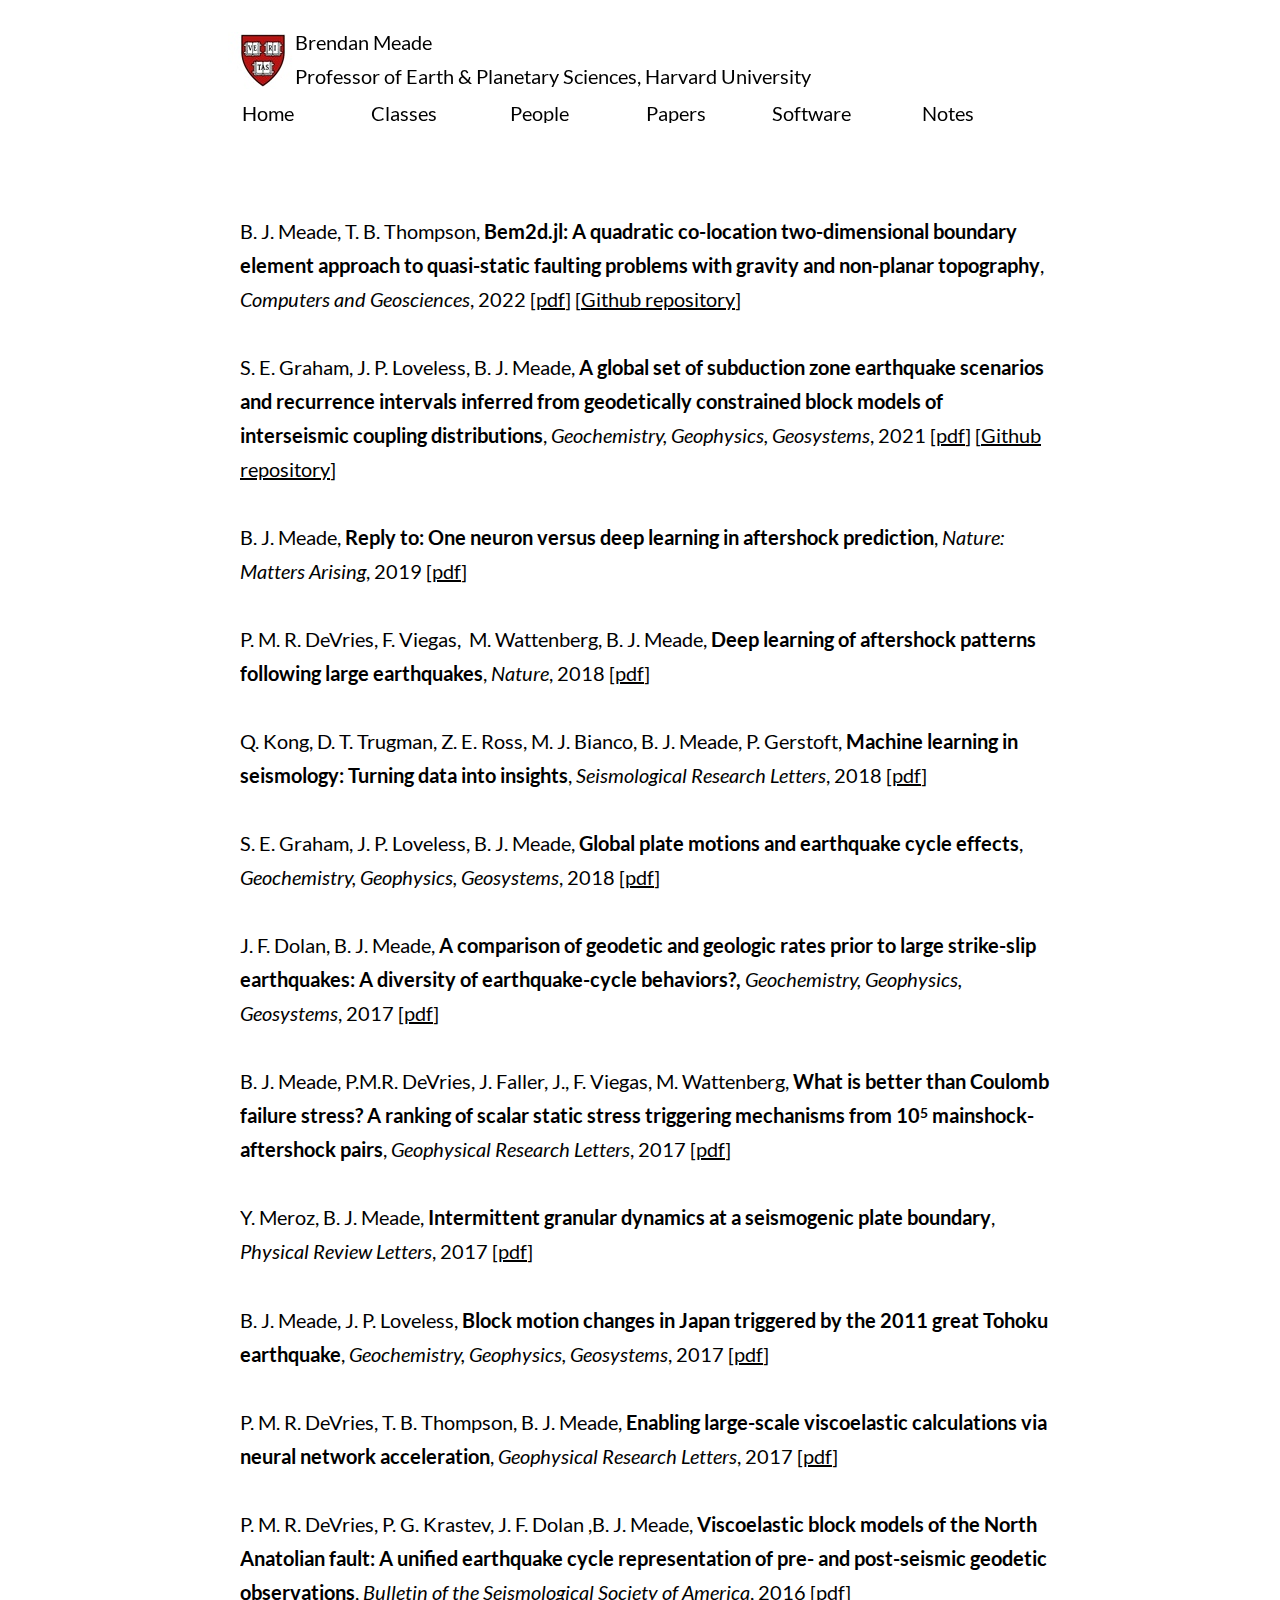
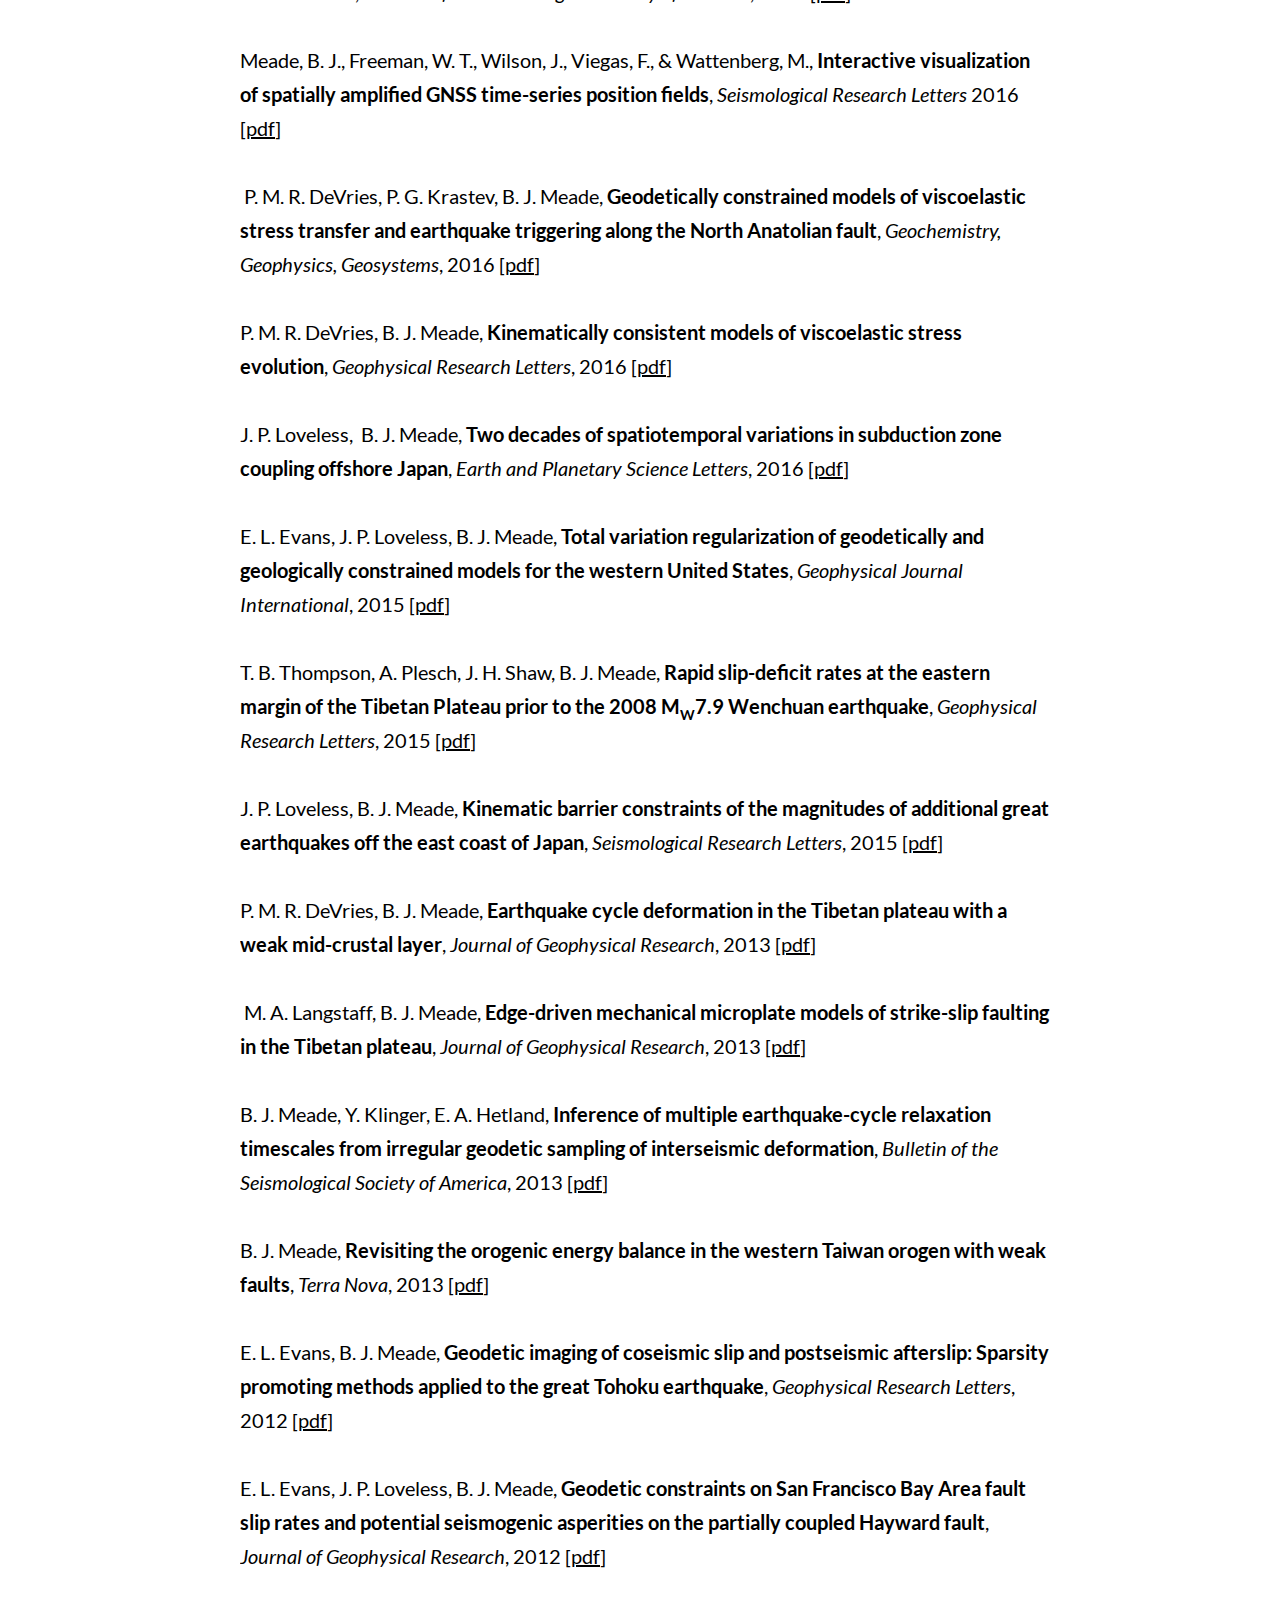
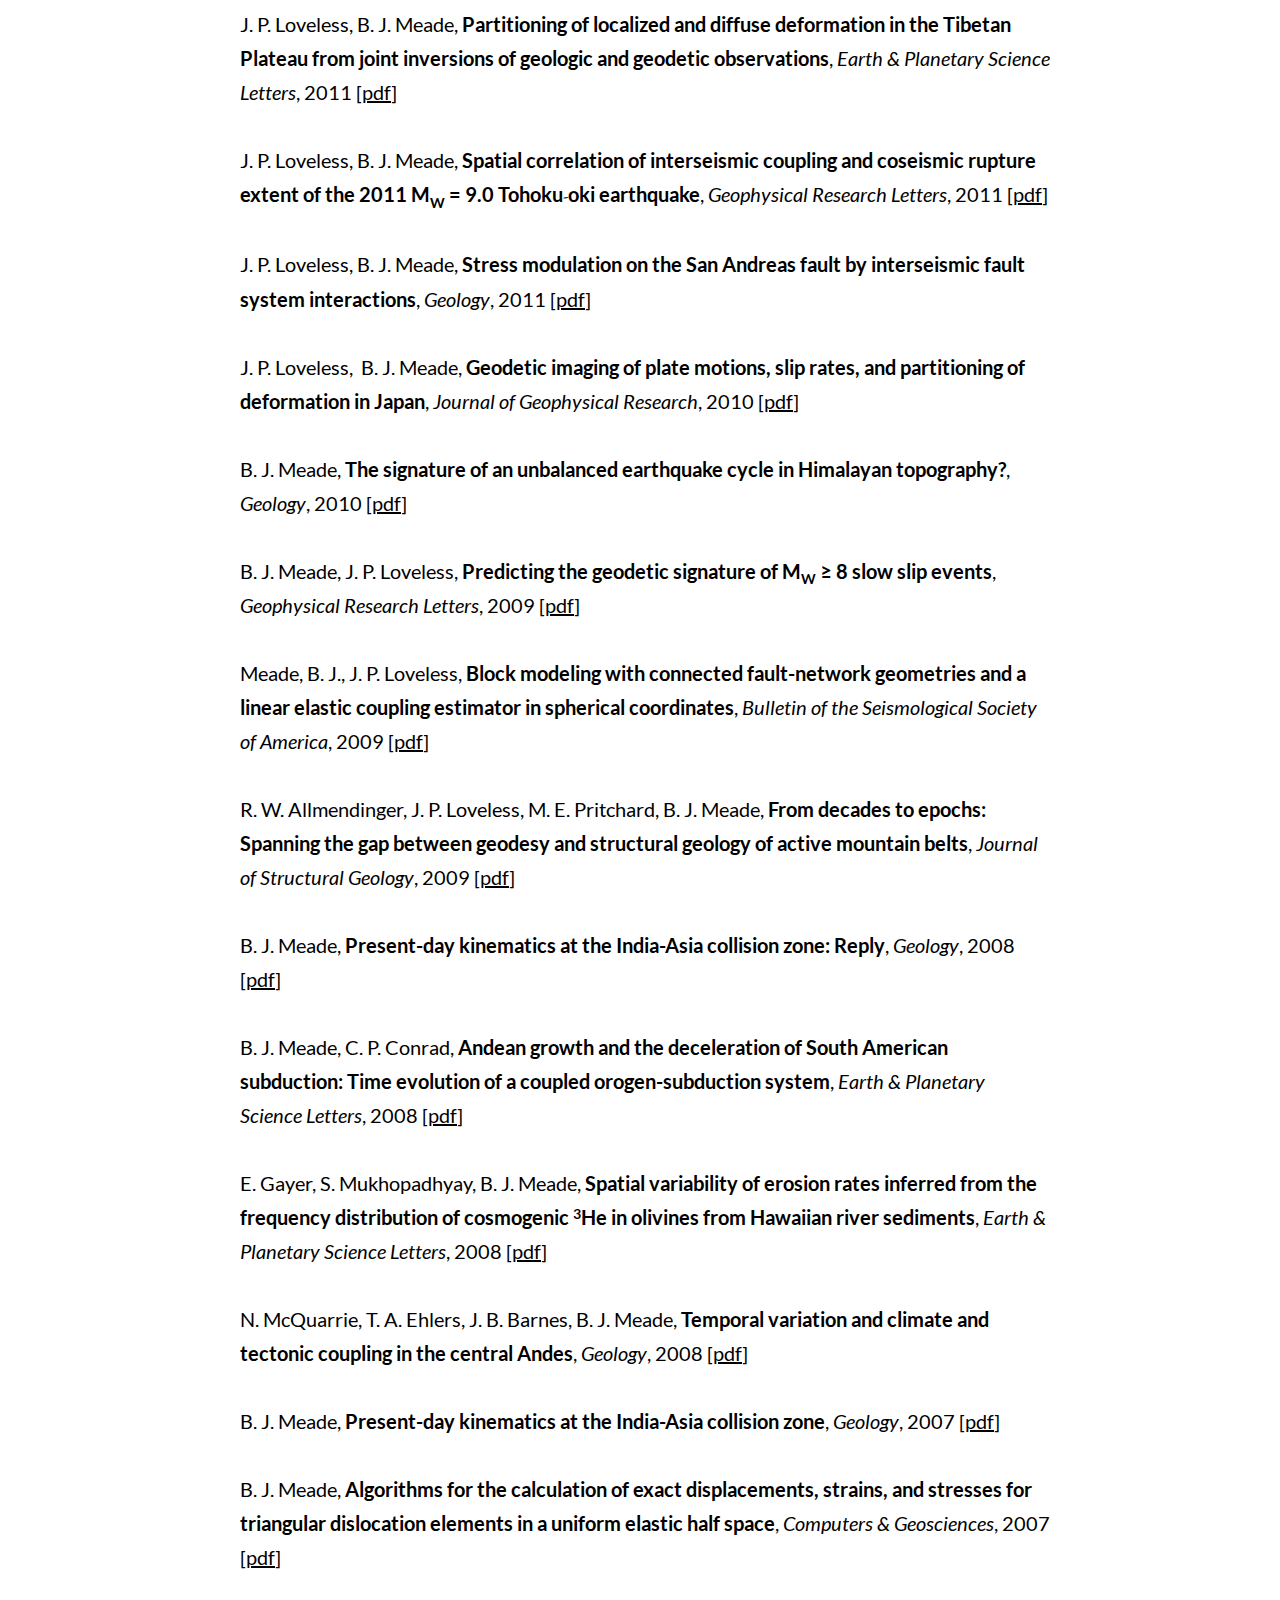
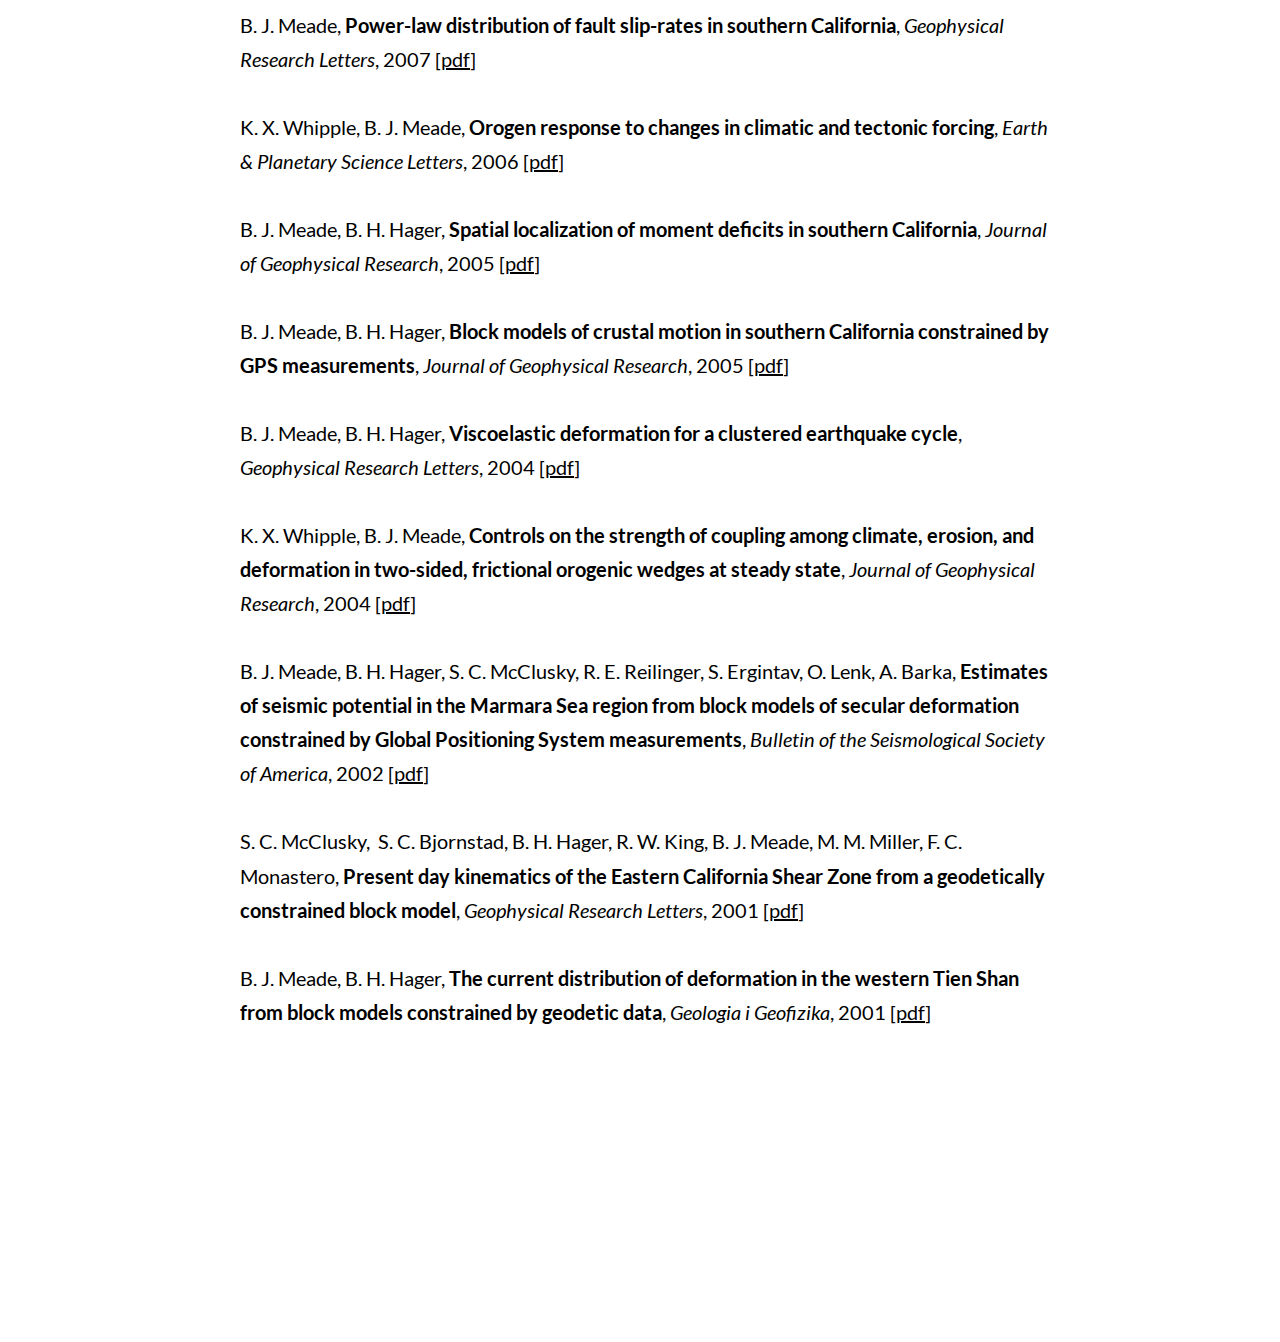
<file: papers.html>
<!DOCTYPE html>
<html>
<head>
<meta charset="UTF-8">
<title>Papers</title>
<meta name="referrer" content="same-origin">
<meta name="viewport" content="width=960">
<link rel="preload" href="css/Lato-Regular.woff2" as="font" crossorigin>
<link rel="preload" href="css/Lato-Bold.woff2" as="font" crossorigin>
<link rel="preload" href="css/Lato-Italic.woff2" as="font" crossorigin>
<link rel="preload" href="css/EBGaramond-Regular.woff2" as="font" crossorigin>
<style>html,body{-webkit-text-zoom:reset !important}@font-face{font-display:block;font-family:"Lato";src:url('css/Lato-Regular.woff2') format('woff2'),url('css/Lato-Regular.woff') format('woff');font-weight:400}@font-face{font-display:block;font-family:"Lato";src:url('css/Lato-Bold.woff2') format('woff2'),url('css/Lato-Bold.woff') format('woff');font-weight:700}@font-face{font-display:block;font-family:"Lato";src:url('css/Lato-Italic.woff2') format('woff2'),url('css/Lato-Italic.woff') format('woff');font-weight:400;font-style:italic}@font-face{font-display:block;font-family:"EB Garamond";src:url('css/EBGaramond-Regular.woff2') format('woff2'),url('css/EBGaramond-Regular.woff') format('woff');font-weight:400}body>div{font-size:0}p,span,h1,h2,h3,h4,h5,h6,a,li{margin:0;word-spacing:normal;word-wrap:break-word;-ms-word-wrap:break-word;pointer-events:auto;-ms-text-size-adjust:none !important;-moz-text-size-adjust:none !important;-webkit-text-size-adjust:none !important;text-size-adjust:none !important;max-height:10000000px}sup{font-size:inherit;vertical-align:baseline;position:relative;top:-0.4em}sub{font-size:inherit;vertical-align:baseline;position:relative;top:0.4em}ul{display:block;word-spacing:normal;word-wrap:break-word;list-style-type:none;padding:0;margin:0;-moz-padding-start:0;-khtml-padding-start:0;-webkit-padding-start:0;-o-padding-start:0;-padding-start:0;-webkit-margin-before:0;-webkit-margin-after:0}li{display:block;white-space:normal}li p{-webkit-touch-callout:none;-webkit-user-select:none;-khtml-user-select:none;-moz-user-select:none;-ms-user-select:none;-o-user-select:none;user-select:none}form{display:inline-block}a{text-decoration:inherit;color:inherit;-webkit-tap-highlight-color:rgba(0,0,0,0)}textarea{resize:none}.shm-l{float:left;clear:left}.shm-r{float:right;clear:right}.btf{display:none}.plyr{min-width:0 !important}html{font-family:sans-serif}body{font-size:0;margin:0}audio,video{display:inline-block;vertical-align:baseline}audio:not([controls]){display:none;height:0}[hidden],template{display:none}a{background:0 0;outline:0}b,strong{font-weight:700}dfn{font-style:italic}h1,h2,h3,h4,h5,h6{font-size:1em;line-height:1;margin:0}img{border:0}svg:not(:root){overflow:hidden}button,input,optgroup,select,textarea{color:inherit;font:inherit;margin:0}button{overflow:visible}button,select{text-transform:none}button,html input[type=button],input[type=submit]{-webkit-appearance:button;cursor:pointer;box-sizing:border-box;white-space:normal}input[type=text],input[type=password],textarea{-webkit-appearance:none;appearance:none;box-sizing:border-box}button[disabled],html input[disabled]{cursor:default}button::-moz-focus-inner,input::-moz-focus-inner{border:0;padding:0}input{line-height:normal}input[type=checkbox],input[type=radio]{box-sizing:border-box;padding:0}input[type=number]::-webkit-inner-spin-button,input[type=number]::-webkit-outer-spin-button{height:auto}input[type=search]{-webkit-appearance:textfield;-moz-box-sizing:content-box;-webkit-box-sizing:content-box;box-sizing:content-box}input[type=search]::-webkit-search-cancel-button,input[type=search]::-webkit-search-decoration{-webkit-appearance:none}textarea{overflow:auto;box-sizing:border-box;border-color:#ddd}optgroup{font-weight:700}table{border-collapse:collapse;border-spacing:0}td,th{padding:0}blockquote{margin-block-start:0;margin-block-end:0;margin-inline-start:0;margin-inline-end:0}:-webkit-full-screen-ancestor:not(iframe){-webkit-clip-path:initial!important}
html{-webkit-font-smoothing:antialiased; -moz-osx-font-smoothing:grayscale}.menu-content{cursor:pointer;position:relative}li{-webkit-tap-highlight-color:rgba(0,0,0,0)}
#b{background-color:#fff}.ps52{position:relative;margin-top:25px}.v11{display:block;vertical-align:top}.s48{pointer-events:none;min-width:960px;width:960px;margin-left:auto;margin-right:auto;min-height:6117px}.v12{display:inline-block;vertical-align:top}.ps53{position:relative;margin-left:40px;margin-top:0}.s49{min-width:815px;width:815px;min-height:102px}.ps54{position:relative;margin-left:0;margin-top:0}.w5{line-height:0}.ps55{position:relative;margin-left:28px;margin-top:0}.s50{min-width:679px;width:679px;min-height:90px}.c63{z-index:1}.ps56{position:relative;margin-left:67px;margin-top:0}.s51{min-width:612px;width:612px;min-height:90px}.c64{z-index:4;pointer-events:auto;overflow:hidden;height:90px}.p8{text-indent:0;padding-bottom:0;padding-right:0;text-align:left}.f17{font-family:Lato;font-size:20px;font-size:calc(20px * var(--f));line-height:1.701;font-weight:400;font-style:normal;text-decoration:none;text-transform:none;letter-spacing:normal;color:#000;background-color:initial;text-shadow:none}.ps57{position:relative;margin-left:0;margin-top:-85px}.s52{min-width:70px;width:70px;min-height:61px;height:61px}.c65{z-index:3;pointer-events:auto}.i13{position:absolute;left:0;width:70px;height:57px;top:2px;border:0}.i14{width:100%;height:100%;display:inline-block;-webkit-transform:translate3d(0,0,0)}.v13{display:inline-block;vertical-align:top;overflow:visible}.ps58{position:relative;margin-left:0;margin-top:-17px}.s53{min-width:815px;width:815px;min-height:29px;height:29px}.c66{z-index:5;pointer-events:auto}.m4{padding:0px 0px 0px 0px}.ml4{outline:0}.s54{min-width:135px;width:135px;min-height:29px;height:29px}.mcv4{display:inline-block}.s55{min-width:135px;width:135px;min-height:29px}.c67{pointer-events:none;border:0;-webkit-border-radius:0;-moz-border-radius:0;border-radius:0;background-color:#fff;background-clip:padding-box}.ps59{position:relative;margin-left:0;margin-top:4px}.s56{min-width:135px;width:135px;min-height:21px}.c68{pointer-events:auto;overflow:hidden;height:21px}.p9{text-indent:0;padding-bottom:0;padding-right:0;text-align:center}.f18{font-family:Lato;font-size:20px;font-size:calc(20px * var(--f));line-height:1.101;font-weight:400;font-style:normal;text-decoration:none;text-transform:none;letter-spacing:normal;color:#000;background-color:initial;text-shadow:none}.ps60{position:relative;margin-left:1px;margin-top:0}.c69{pointer-events:none;border:0;-webkit-border-radius:0;-moz-border-radius:0;border-radius:0;background-color:#fff;background-clip:padding-box}.c70{pointer-events:none;border:0;-webkit-border-radius:0;-moz-border-radius:0;border-radius:0;background-color:#fff;background-clip:padding-box}.c71{pointer-events:none;border:0;-webkit-border-radius:0;-moz-border-radius:0;border-radius:0;background-color:#fff;background-clip:padding-box}.c72{pointer-events:none;border:0;-webkit-border-radius:0;-moz-border-radius:0;border-radius:0;background-color:#fff;background-clip:padding-box}.c73{pointer-events:none;border:0;-webkit-border-radius:0;-moz-border-radius:0;border-radius:0;background-color:#fff;background-clip:padding-box}.ps61{position:relative;margin-left:80px;margin-top:87px}.s57{min-width:810px;width:810px;min-height:5928px}.c74{z-index:2;pointer-events:auto;overflow:hidden;height:5928px}.f19{font-family:Lato;font-size:20px;font-size:calc(20px * var(--f));line-height:1.701;font-weight:700;font-style:normal;text-decoration:none;text-transform:none;letter-spacing:normal;color:#000;background-color:initial;text-shadow:none}.f20{font-family:Lato;font-size:20px;font-size:calc(20px * var(--f));line-height:1.701;font-weight:400;font-style:italic;text-decoration:none;text-transform:none;letter-spacing:normal;color:#000;background-color:initial;text-shadow:none}.f21{font-family:Lato;font-size:20px;font-size:calc(20px * var(--f));line-height:1.701;font-weight:400;font-style:normal;text-decoration:underline;text-transform:none;letter-spacing:normal;color:#000;background-color:initial;text-shadow:none}.f22{background-color:initial}.f23{font-family:Lato;font-size:14px;font-size:calc(14px * var(--f));line-height:1.644;font-weight:700;font-style:normal;text-decoration:none;text-transform:none;letter-spacing:normal;color:#000;text-shadow:none}.f24{font-family:"EB Garamond";font-size:20px;font-size:calc(20px * var(--f));line-height:1.801;font-weight:400;font-style:normal;text-decoration:none;text-transform:none;letter-spacing:normal;color:#000;background-color:initial;text-shadow:none}.menu-device{background-color:rgb(0,0,0);display:none}</style>
<link onload="this.media='all';this.onload=null;" rel="stylesheet" href="css/site.26d403.css" media="print">
</head>
<body id="b">
<div class="ps52 v11 s48">
<div class="v12 ps53 s49 c62">
<div class="v12 ps54 s49 w5">
<div class="v12 ps55 s50 c63">
<div class="v12 ps56 s51 c64">
<p class="p8 f17">Brendan Meade</p>
<p class="p8 f17">Professor of Earth &amp; Planetary Sciences, Harvard University</p>
</div>
<div class="v12 ps57 s52 c65">
<picture class="i14">
<source srcset="images/harvardlogo-70-1.jpg 1x, images/harvardlogo-140-1.jpg 2x">
<img src="images/harvardlogo-140-1.jpg" class="un15 i13">
</picture>
</div>
</div>
<div class="v13 ps58 s53 c66">
<ul class="menu-dropdown v12 ps54 s53 m4" id="m4">
<li class="v12 ps54 s54 mit4">
<a href="./" class="ml4"><div class="menu-content mcv4"><div class="v12 ps54 s55 c67"><div class="v12 ps59 s56 c68"><p class="p9 f18">Home</p></div></div></div></a>
</li>
<li class="v12 ps60 s54 mit4">
<a href="classes.html" class="ml4"><div class="menu-content mcv4"><div class="v12 ps54 s55 c69"><div class="v12 ps59 s56 c68"><p class="p9 f18">Classes</p></div></div></div></a>
</li>
<li class="v12 ps60 s54 mit4">
<a href="people.html" class="ml4"><div class="menu-content mcv4"><div class="v12 ps54 s55 c70"><div class="v12 ps59 s56 c68"><p class="p9 f18">People</p></div></div></div></a>
</li>
<li class="v12 ps60 s54 mit4">
<a href="#" class="ml4"><div class="menu-content mcv4"><div class="v12 ps54 s55 c71"><div class="v12 ps59 s56 c68"><p class="p9 f18">Papers</p></div></div></div></a>
</li>
<li class="v12 ps60 s54 mit4">
<a href="software.html" class="ml4"><div class="menu-content mcv4"><div class="v12 ps54 s55 c72"><div class="v12 ps59 s56 c68"><p class="p9 f18">Software</p></div></div></div></a>
</li>
<li class="v12 ps60 s54 mit4">
<a href="notes.html" class="ml4"><div class="menu-content mcv4"><div class="v12 ps54 s55 c73"><div class="v12 ps59 s56 c68"><p class="p9 f18">Notes</p></div></div></div></a>
</li>
</ul>
</div>
</div>
</div>
<div class="v12 ps61 s57 c74">
<p class="p8 f17">B. J. Meade, T. B. Thompson, <span class="f19">Bem2d.jl: A quadratic co-location two-dimensional boundary element approach to quasi-static faulting problems with gravity and non-planar topography</span>, <span class="f20">Computers and Geosciences</span>, 2022 [<span class="f21"><a href="download/mt2022.pdf">pdf</a></span>] [<span class="f21"><a href="https://github.com/brendanjmeade/Bem2d.jl" target="_blank" rel="noopener">Github repository</a></span>]</p>
<p class="p8 f17"><br></p>
<p class="p8 f17">S. E. Graham, J. P. Loveless, B. J. Meade, <span class="f19">A global set of subduction zone earthquake scenarios and recurrence intervals inferred from geodetically constrained block models of interseismic coupling distributions</span>, <span class="f20">Geochemistry, Geophysics, Geosystems</span>, 2021 [<span class="f21"><a href="download/glm2021.pdf">pdf</a></span>] [<span class="f21"><a href="https://github.com/brendanjmeade/reference_gbm" target="_blank" rel="noopener">Github repository</a></span>]</p>
<p class="p8 f17"><br></p>
<p class="p8 f17">B. J. Meade, <span class="f19">Reply to: One neuron versus deep learning in aftershock prediction</span>, <span class="f20">Nature: Matters Arising</span>, 2019 [<span class="f21"><a href="download/m2019.pdf">pdf</a></span>]</p>
<p class="p8 f17"><br></p>
<p class="p8 f17">P. M. R. DeVries, F. Viegas,&nbsp;&nbsp;M. Wattenberg, B. J. Meade, <span class="f19">Deep learning of aftershock patterns following large earthquakes</span>, <span class="f20">Nature</span>, 2018 [<span class="f21"><a href="download/dvwm2018.pdf">pdf</a></span>]</p>
<p class="p8 f17"><br></p>
<p class="p8 f17">Q. Kong, D. T. Trugman, Z. E. Ross, M. J. Bianco, B. J. Meade, P. Gerstoft, <span class="f19">Machine learning in seismology: Turning data into insights</span>, <span class="f20">Seismological Research Letters</span>, 2018 [<span class="f21"><a href="download/ktrbmg2018.pdf">pdf</a></span>]</p>
<p class="p8 f17"><br></p>
<p class="p8 f17">S. E. Graham, J. P. Loveless, B. J. Meade, <span class="f19">Global plate motions and earthquake cycle effects</span>, <span class="f20">Geochemistry, Geophysics, Geosystems</span>, 2018 [<span class="f21"><a href="download/glm2018.pdf">pdf</a></span>]</p>
<p class="p8 f17"><br></p>
<p class="p8 f17">J. F. Dolan, B. J. Meade, <span class="f19">A comparison of geodetic and geologic rates prior to large strike-slip earthquakes: A diversity of earthquake-cycle behaviors?,</span> <span class="f20">Geochemistry, Geophysics, Geosystems</span>, 2017 [<span class="f21"><a href="download/dm2017.pdf">pdf</a></span>]</p>
<p class="p8 f17"><br></p>
<p class="p8"><span class="f17">B. J. Meade, P.M.R. DeVries, J. Faller, J., F. Viegas, M. Wattenberg, </span><span class="f19">What is better than Coulomb failure stress? A ranking of scalar static stress triggering mechanisms from 10</span><span class="f23"><sup class="f22">5</span><span class="f19"> mainshock-aftershock pairs</span><span class="f17">, </span><span class="f20">Geophysical Research Letters</span><span class="f17">, 2017 [</span><span class="f21"><a href="download/mdfvw17.pdf">pdf</a></span><span class="f17">]</span></p>
<p class="p8 f17"><br></p>
<p class="p8 f17">Y. Meroz, B. J. Meade, <span class="f19">Intermittent granular dynamics at a seismogenic plate boundary</span>, <span class="f20">Physical Review Letters</span>, 2017 [<span class="f21"><a href="download/mm2017.pdf">pdf</a></span>]</p>
<p class="p8 f17"><br></p>
<p class="p8 f17">B. J. Meade, J. P. Loveless, <span class="f19">Block motion changes in Japan triggered by the 2011 great Tohoku earthquake</span>, <span class="f20">Geochemistry, Geophysics, Geosystems</span>, 2017 [<span class="f21"><a href="download/ml2017.pdf">pdf</a></span>]</p>
<p class="p8 f17"><br></p>
<p class="p8 f17">P. M. R. DeVries, T. B. Thompson, B. J. Meade, <span class="f19">Enabling large-scale viscoelastic calculations via neural network acceleration</span>, <span class="f20">Geophysical Research Letters</span>, 2017 [<span class="f21"><a href="download/dtm2017.pdf">pdf</a></span>]</p>
<p class="p8 f17"><br></p>
<p class="p8 f17">P. M. R. DeVries, P. G. Krastev, J. F. Dolan ,B. J. Meade, <span class="f19">Viscoelastic block models of the North Anatolian fault: A unified earthquake cycle representation of pre- and post-seismic geodetic observations</span>, <span class="f20">Bulletin of the Seismological Society of America</span>, 2016 [<span class="f21"><a href="download/dkdm2016.pdf">pdf</a></span>]</p>
<p class="p8 f17"><br></p>
<p class="p8 f17">Meade, B. J., Freeman, W. T., Wilson, J., Viegas, F., &amp; Wattenberg, M., <span class="f19">Interactive visualization of spatially amplified GNSS time-series position fields</span>, <span class="f20">Seismological Research Letters</span> 2016 [<span class="f21"><a href="download/mfwvw2016.pdf">pdf</a></span>]</p>
<p class="p8 f17"><br></p>
<p class="p8 f17">&nbsp;P. M. R. DeVries, P. G. Krastev, B. J. Meade, <span class="f19">Geodetically constrained models of viscoelastic stress transfer and earthquake triggering along the North Anatolian fault</span>, <span class="f20">Geochemistry, Geophysics, Geosystems</span>, 2016 [<span class="f21"><a href="download/dkm2016.pdf">pdf</a></span>]</p>
<p class="p8 f17"><br></p>
<p class="p8 f17">P. M. R. DeVries, B. J. Meade, <span class="f19">Kinematically consistent models of viscoelastic stress evolution</span>, <span class="f20">Geophysical Research Letters</span>, 2016 [<span class="f21"><a href="download/dm2016.pdf">pdf</a></span>]</p>
<p class="p8 f17"><br></p>
<p class="p8 f17">J. P. Loveless,&nbsp;&nbsp;B. J. Meade, <span class="f19">Two decades of spatiotemporal variations in subduction zone coupling offshore Japan</span>, <span class="f20">Earth and Planetary Science Letters</span>, 2016 [<span class="f21"><a href="download/lm2016.pdf">pdf</a></span>]</p>
<p class="p8 f17"><br></p>
<p class="p8 f17">E. L. Evans, J. P. Loveless, B. J. Meade, <span class="f19">Total variation regularization of geodetically and geologically constrained models for the western United States</span>, <span class="f20">Geophysical Journal International</span>, 2015 [<span class="f21"><a href="download/elm2015.pdf">pdf</a></span>]</p>
<p class="p8 f17"><br></p>
<p class="p8"><span class="f17">T. B. Thompson, A. Plesch, J. H. Shaw, B. J. Meade, </span><span class="f19">Rapid slip-deficit rates at the eastern margin of the Tibetan Plateau prior to the 2008 M</span><span class="f23"><sub class="f22">W</span><span class="f19">7.9 Wenchuan earthquake</span><span class="f17">, </span><span class="f20">Geophysical Research Letters</span><span class="f17">, 2015 [</span><span class="f21"><a href="download/tpsm2015.pdf">pdf</a></span><span class="f17">]</span></p>
<p class="p8 f17"><br></p>
<p class="p8 f17">J. P. Loveless, B. J. Meade, <span class="f19">Kinematic barrier constraints of the magnitudes of additional great earthquakes off the east coast of Japan</span>, <span class="f20">Seismological Research Letters</span>, 2015 [<span class="f21"><a href="download/lm2015.pdf">pdf</a></span>]</p>
<p class="p8 f17"><br></p>
<p class="p8 f17">P. M. R. DeVries, B. J. Meade,<span class="f19"> Earthquake cycle deformation in the Tibetan plateau with a weak mid-crustal layer</span>, <span class="f20">Journal of Geophysical Research</span>, 2013 [<span class="f21"><a href="download/dm2013.pdf">pdf</a></span>]</p>
<p class="p8 f17"><br></p>
<p class="p8 f17">&nbsp;M. A. Langstaff, B. J. Meade, <span class="f19">Edge-driven mechanical microplate models of strike-slip faulting in the Tibetan plateau</span>, <span class="f20">Journal of Geophysical Research</span>, 2013 [<span class="f21"><a href="download/lm2013.pdf">pdf</a></span>]</p>
<p class="p8 f17"><br></p>
<p class="p8 f17">B. J. Meade, Y. Klinger, E. A. Hetland, <span class="f19">Inference of multiple earthquake-cycle relaxation timescales from irregular geodetic sampling of interseismic deformation</span>, <span class="f20">Bulletin of the Seismological Society of America</span>, 2013 [<span class="f21"><a href="download/mkh2013.pdf">pdf</a></span>]</p>
<p class="p8 f17"><br></p>
<p class="p8 f17">B. J. Meade, <span class="f19">Revisiting the orogenic energy balance in the western Taiwan orogen with weak faults</span>, <span class="f20">Terra Nova</span>, 2013 [<span class="f21"><a href="download/m2013.pdf">pdf</a></span>]</p>
<p class="p8 f17"><br></p>
<p class="p8 f17">E. L. Evans, B. J. Meade, <span class="f19">Geodetic imaging of coseismic slip and postseismic afterslip: Sparsity promoting methods applied to the great Tohoku earthquake</span>, <span class="f20">Geophysical Research Letters</span>, 2012 [<span class="f21"><a href="download/em2012.pdf">pdf</a></span>]</p>
<p class="p8 f17"><br></p>
<p class="p8 f17">E. L. Evans, J. P. Loveless, B. J. Meade, <span class="f19">Geodetic constraints on San Francisco Bay Area fault slip rates and potential seismogenic asperities on the partially coupled Hayward fault</span>, <span class="f20">Journal of Geophysical Research</span>, 2012 [<span class="f21"><a href="download/elm2012.pdf">pdf</a></span>]</p>
<p class="p8 f17"><br></p>
<p class="p8 f17">J. P. Loveless, B. J. Meade, <span class="f19">Partitioning of localized and diffuse deformation in the Tibetan Plateau from joint inversions of geologic and geodetic observations</span>, <span class="f20">Earth &amp; Planetary Science Letters</span>, 2011 [<span class="f21"><a href="download/lm2011c.pdf">pdf</a></span>]</p>
<p class="p8 f17"><br></p>
<p class="p8"><span class="f17">J. P. Loveless, B. J. Meade, </span><span class="f19">Spatial correlation of interseismic coupling and coseismic rupture extent of the 2011 M</span><span class="f23"><sub class="f22">W</span><span class="f19"> = 9.0 Tohoku</span><span class="f24">-</span><span class="f19">oki earthquake</span><span class="f17">, </span><span class="f20">Geophysical Research Letters</span><span class="f17">, 2011 [</span><span class="f21"><a href="download/lm2011b.pdf">pdf</a></span><span class="f17">]</span></p>
<p class="p8 f17"><br></p>
<p class="p8 f17">J. P. Loveless, B. J. Meade, <span class="f19">Stress modulation on the San Andreas fault by interseismic fault system interactions</span>, <span class="f20">Geology</span>, 2011 [<span class="f21"><a href="download/lm2011a.pdf">pdf</a></span>]</p>
<p class="p8 f17"><br></p>
<p class="p8 f17">J. P. Loveless,&nbsp;&nbsp;B. J. Meade, <span class="f19">Geodetic imaging of plate motions, slip rates, and partitioning of deformation in Japan</span>, <span class="f20">Journal of Geophysical Research</span>, 2010 [<span class="f21"><a href="download/lm2010.pdf">pdf</a></span>]</p>
<p class="p8 f17"><br></p>
<p class="p8 f17">B. J. Meade, <span class="f19">The signature of an unbalanced earthquake cycle in Himalayan topography?</span>, <span class="f20">Geology</span>, 2010 [<span class="f21"><a href="download/m2010.pdf">pdf</a></span>]</p>
<p class="p8 f17"><br></p>
<p class="p8"><span class="f17">B. J. Meade, J. P. Loveless, </span><span class="f19">Predicting the geodetic signature of M</span><span class="f23"><sub class="f22">W</span><span class="f19"> &ge; 8 slow slip events</span><span class="f17">, </span><span class="f20">Geophysical Research Letters</span><span class="f17">, 2009 [</span><span class="f21"><a href="download/ml2009b.pdf">pdf</a></span><span class="f17">]</span></p>
<p class="p8 f17"><br></p>
<p class="p8 f17">Meade, B. J., J. P. Loveless, <span class="f19">Block modeling with connected fault-network geometries and a linear elastic coupling estimator in spherical coordinates</span>, <span class="f20">Bulletin of the Seismological Society of America</span>, 2009 [<span class="f21"><a href="download/ml2009a.pdf">pdf</a></span>]</p>
<p class="p8 f17"><br></p>
<p class="p8 f17">R. W. Allmendinger, J. P. Loveless, M. E. Pritchard, B. J. Meade, <span class="f19">From decades to epochs: Spanning the gap between geodesy and structural geology of active mountain belts</span>, <span class="f20">Journal of Structural Geology</span>, 2009 [<span class="f21"><a href="download/alpm2009.pdf">pdf</a></span>]</p>
<p class="p8 f17"><br></p>
<p class="p8 f17">B. J. Meade, <span class="f19">Present-day kinematics at the India-Asia collision zone: Reply</span>, <span class="f20">Geology</span>, 2008 [<span class="f21"><a href="download/m2008.pdf">pdf</a></span>]</p>
<p class="p8 f17"><br></p>
<p class="p8 f17">B. J. Meade, C. P. Conrad, <span class="f19">Andean growth and the deceleration of South American subduction: Time evolution of a coupled orogen-subduction system</span>, <span class="f20">Earth &amp; Planetary Science Letters</span>, 2008 [<span class="f21"><a href="download/mc2008.pdf">pdf</a></span>]</p>
<p class="p8 f17"><br></p>
<p class="p8"><span class="f17">E. Gayer, S. Mukhopadhyay, B. J. Meade, </span><span class="f19">Spatial variability of erosion rates inferred from the frequency distribution of cosmogenic </span><span class="f23"><sup class="f22">3</span><span class="f19">He in olivines from Hawaiian river sediments</span><span class="f17">, </span><span class="f20">Earth &amp; Planetary Science Letters</span><span class="f17">, 2008 [</span><span class="f21"><a href="download/gmm2008.pdf">pdf</a></span><span class="f17">]</span></p>
<p class="p8 f17"><br></p>
<p class="p8 f17">N. McQuarrie, T. A. Ehlers, J. B. Barnes, B. J. Meade, <span class="f19">Temporal variation and climate and tectonic coupling in the central Andes</span>, <span class="f20">Geology</span>, 2008 [<span class="f21"><a href="download/mebh2008.pdf">pdf</a></span>]</p>
<p class="p8 f17"><br></p>
<p class="p8 f17">B. J. Meade, <span class="f19">Present-day kinematics at the India-Asia collision zone</span>, <span class="f20">Geology</span>, 2007 [<span class="f21"><a href="download/m2007c.pdf">pdf</a></span>]</p>
<p class="p8 f17"><br></p>
<p class="p8 f17">B. J. Meade, <span class="f19">Algorithms for the calculation of exact displacements, strains, and stresses for triangular dislocation elements in a uniform elastic half space</span>, <span class="f20">Computers &amp; Geosciences</span>, 2007 [<span class="f21"><a href="download/m2007b.pdf">pdf</a></span>]</p>
<p class="p8 f17"><br></p>
<p class="p8 f17">B. J. Meade, <span class="f19">Power-law distribution of fault slip-rates in southern California</span>, <span class="f20">Geophysical Research Letters</span>, 2007 [<span class="f21"><a href="download/m2007a.pdf">pdf</a></span>]</p>
<p class="p8 f17"><br></p>
<p class="p8 f17">K. X. Whipple, B. J. Meade, <span class="f19">Orogen response to changes in climatic and tectonic forcing</span>, <span class="f20">Earth &amp; Planetary Science Letters</span>, 2006 [<span class="f21"><a href="download/wm2006.pdf">pdf</a></span>]</p>
<p class="p8 f17"><br></p>
<p class="p8 f17">B. J. Meade, B. H. Hager, <span class="f19">Spatial localization of moment deficits in southern California</span>, <span class="f20">Journal of Geophysical Research</span>, 2005 [<span class="f21"><a href="download/mh2005b.pdf">pdf</a></span>]</p>
<p class="p8 f17"><br></p>
<p class="p8 f17">B. J. Meade, B. H. Hager, <span class="f19">Block models of crustal motion in southern California constrained by GPS measurements</span>, <span class="f20">Journal of Geophysical Research</span>, 2005 [<span class="f21"><a href="download/mh2005a.pdf">pdf</a></span>]</p>
<p class="p8 f17"><br></p>
<p class="p8 f17">B. J. Meade, B. H. Hager, <span class="f19">Viscoelastic deformation for a clustered earthquake cycle</span>, <span class="f20">Geophysical Research Letters</span>, 2004 [<span class="f21"><a href="download/mh2004.pdf">pdf</a></span>]</p>
<p class="p8 f17"><br></p>
<p class="p8 f17">K. X. Whipple, B. J. Meade, <span class="f19">Controls on the strength of coupling among climate, erosion, and deformation in two-sided, frictional orogenic wedges at steady state</span>, <span class="f20">Journal of Geophysical Research</span>, 2004 [<span class="f21"><a href="download/wm2004.pdf">pdf</a></span>]</p>
<p class="p8 f17"><br></p>
<p class="p8 f17">B. J. Meade, B. H. Hager, S. C. McClusky, R. E. Reilinger, S. Ergintav, O. Lenk, A. Barka, <span class="f19">Estimates of seismic potential in the Marmara Sea region from block models of secular deformation constrained by Global Positioning System measurements</span>, <span class="f20">Bulletin of the Seismological Society of America</span>, 2002 [<span class="f21"><a href="download/m2002.pdf">pdf</a></span>]</p>
<p class="p8 f17"><br></p>
<p class="p8 f17">S. C. McClusky,&nbsp;&nbsp;S. C. Bjornstad, B. H. Hager, R. W. King, B. J. Meade, M. M. Miller, F. C. Monastero, <span class="f19">Present day kinematics of the Eastern California Shear Zone from a geodetically constrained block model</span>, <span class="f20">Geophysical Research Letters</span>, 2001 [<span class="f21"><a href="download/mbhkmmms2001.pdf">pdf</a></span>]</p>
<p class="p8 f17"><br></p>
<p class="p8 f17">B. J. Meade, B. H. Hager, <span class="f19">The current distribution of deformation in the western Tien Shan from block models constrained by geodetic data</span>, <span class="f20">Geologia i Geofizika</span>, 2001 [<span class="f21"><a href="download/mh2001.pdf">pdf</a></span>]</p>
<p class="p8 f17"><br></p>
<p class="p8 f17"><br></p>
<p class="p8 f17"><br></p>
<p class="p8 f17"><br></p>
<p class="p8 f17"><br></p>
<p class="p8 f17"><br></p>
<p class="p8 f17"><br></p>
<p class="p8 f17"><br></p>
</div>
</div>
<div class="btf c1">
</div>
<script>var p=document.createElement("P");p.innerHTML="&nbsp;",p.style.cssText="position:fixed;visible:hidden;font-size:100px;zoom:1",document.body.appendChild(p);var rsz=function(e){return function(){var r=parseInt(1e7/parseFloat(window.getComputedStyle(e).getPropertyValue("font-size"))+.5)/1e5,n=document.body;r!=n.style.getPropertyValue("--f")&&n.style.setProperty("--f",r)}}(p);if("ResizeObserver"in window){var ro=new ResizeObserver(rsz);ro.observe(p)}else if("requestAnimationFrame"in window){var raf=function(){rsz(),requestAnimationFrame(raf)};requestAnimationFrame(raf)}else setInterval(rsz,100);</script>

<script>dpth="/";!function(){for(var e=["js/jquery.6a0b06.js","js/jqueryui.6a0b06.js","js/menu.6a0b06.js","js/menu-dropdown-animations.6a0b06.js","js/menu-dropdown.26d403.js","js/papers.26d403.js"],n={},s=-1,t=function(t){var o=new XMLHttpRequest;o.open("GET",e[t],!0),o.onload=function(){for(n[t]=o.responseText;s<6&&void 0!==n[s+1];){s++;var e=document.createElement("script");e.textContent=n[s],document.body.appendChild(e)}},o.send()},o=0;o<6;o++)t(o)}();
</script>
</body>
</html>
</file>
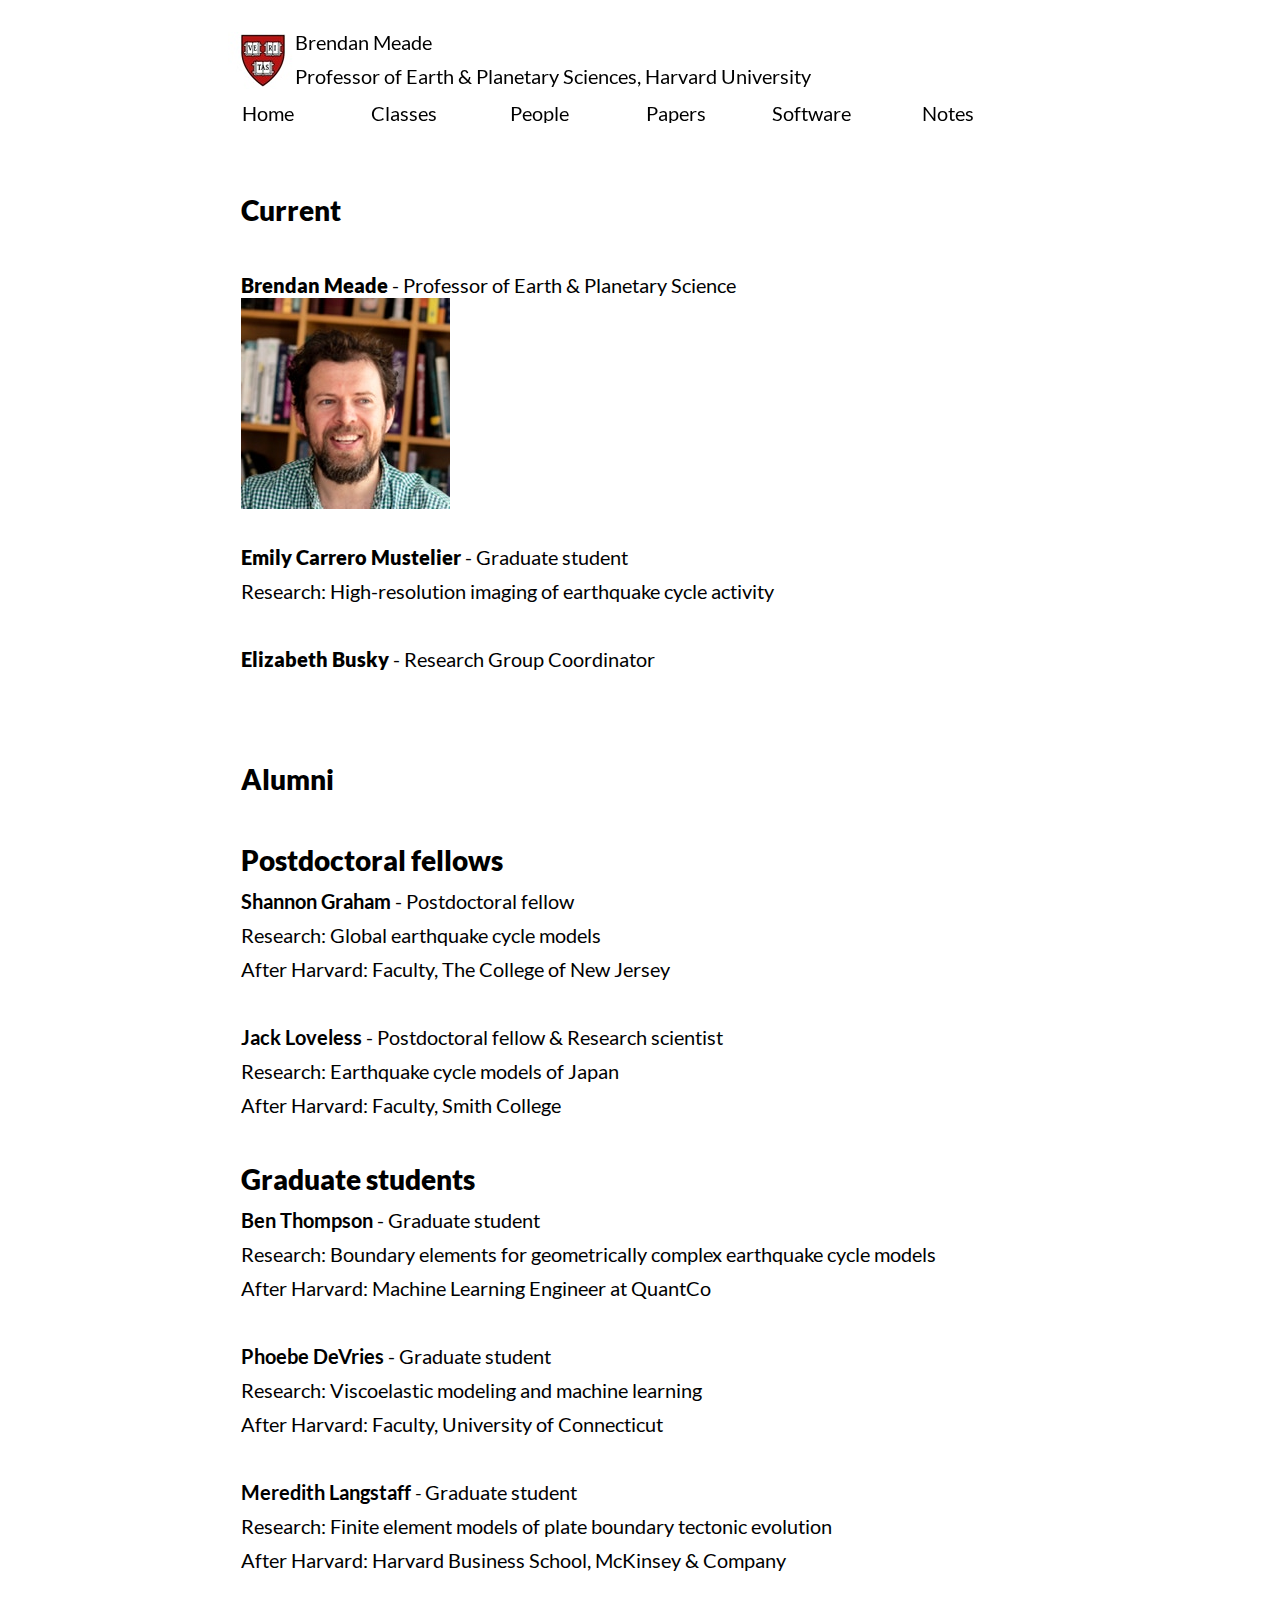
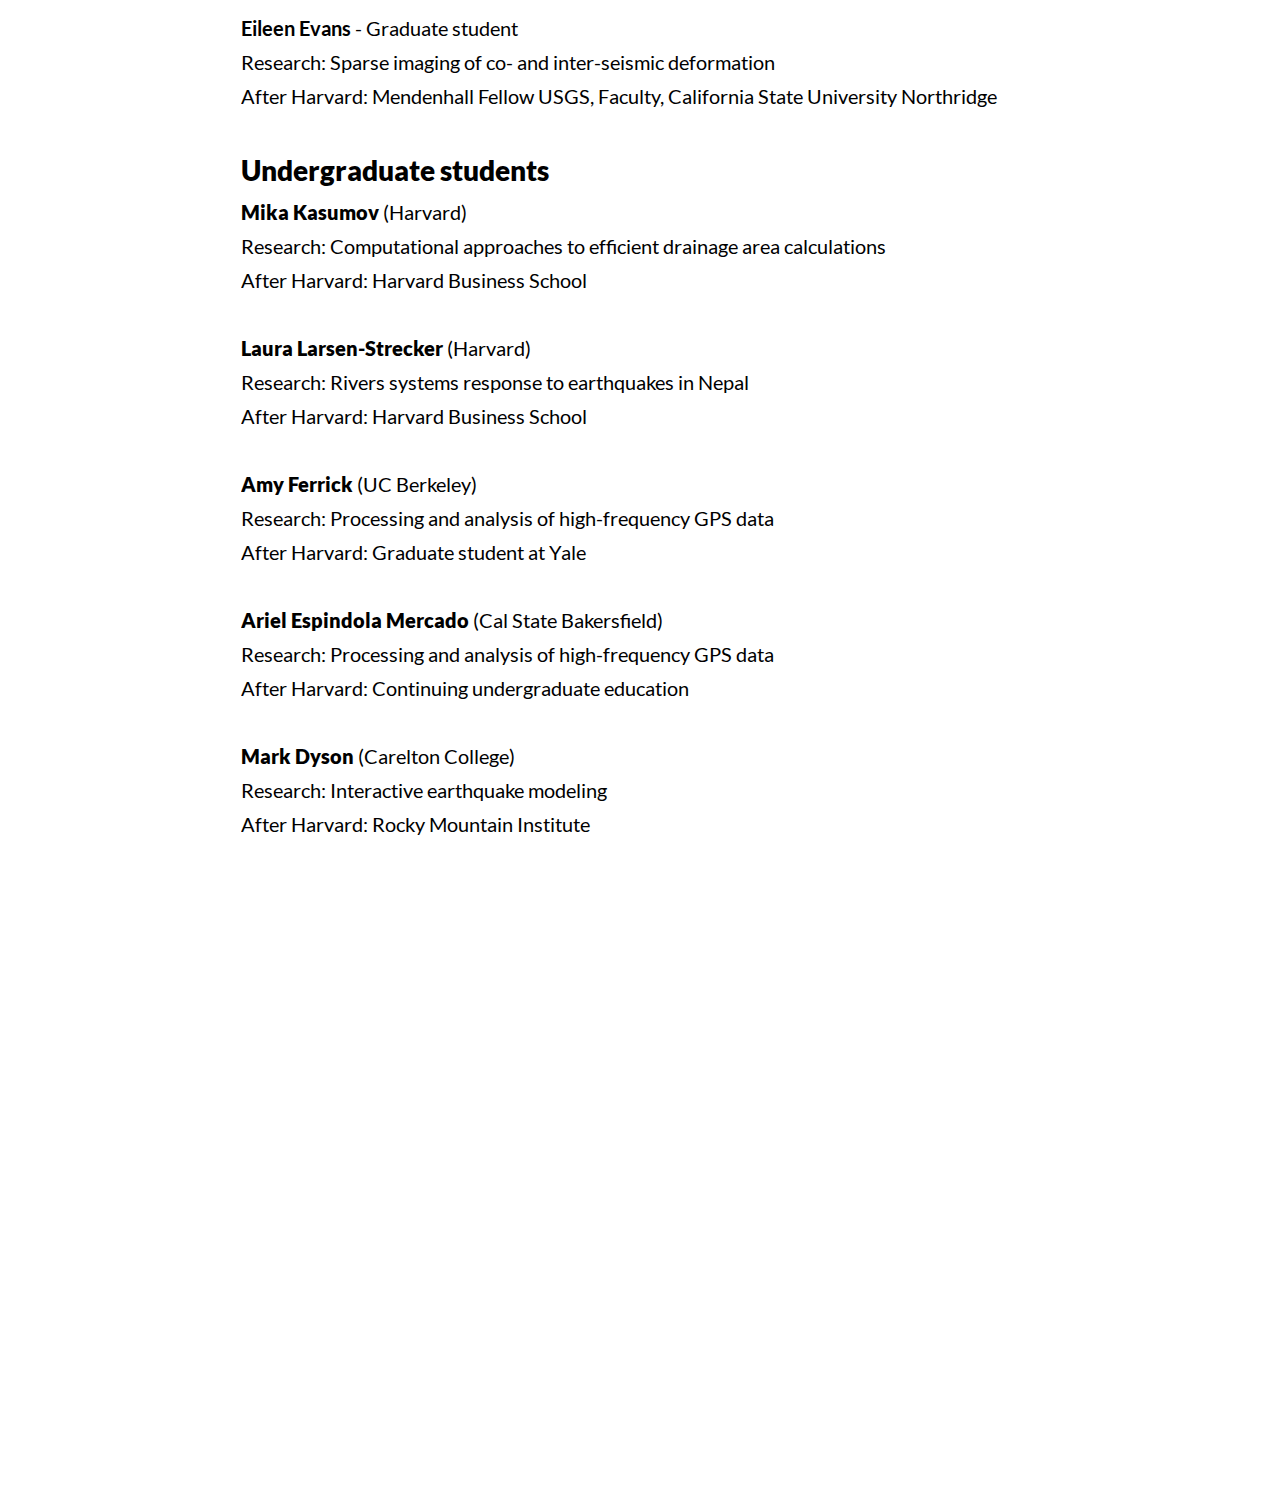
<file: people.html>
<!DOCTYPE html>
<html>
<head>
<meta charset="UTF-8">
<title>People</title>
<meta name="referrer" content="same-origin">
<meta name="viewport" content="width=960">
<link rel="preload" href="css/Lato-Regular.woff2" as="font" crossorigin>
<link rel="preload" href="css/Lato-Bold.woff2" as="font" crossorigin>
<link rel="preload" href="css/Lato-Black.woff2" as="font" crossorigin>
<style>html,body{-webkit-text-zoom:reset !important}@font-face{font-display:block;font-family:"Lato";src:url('css/Lato-Regular.woff2') format('woff2'),url('css/Lato-Regular.woff') format('woff');font-weight:400}@font-face{font-display:block;font-family:"Lato";src:url('css/Lato-Bold.woff2') format('woff2'),url('css/Lato-Bold.woff') format('woff');font-weight:700}@font-face{font-display:block;font-family:"Lato";src:url('css/Lato-Black.woff2') format('woff2'),url('css/Lato-Black.woff') format('woff');font-weight:900}@font-face{font-display:block;font-family:"Lato";src:url('css/Lato-Italic.woff2') format('woff2'),url('css/Lato-Italic.woff') format('woff');font-weight:400;font-style:italic}body>div{font-size:0}p,span,h1,h2,h3,h4,h5,h6,a,li{margin:0;word-spacing:normal;word-wrap:break-word;-ms-word-wrap:break-word;pointer-events:auto;-ms-text-size-adjust:none !important;-moz-text-size-adjust:none !important;-webkit-text-size-adjust:none !important;text-size-adjust:none !important;max-height:10000000px}sup{font-size:inherit;vertical-align:baseline;position:relative;top:-0.4em}sub{font-size:inherit;vertical-align:baseline;position:relative;top:0.4em}ul{display:block;word-spacing:normal;word-wrap:break-word;list-style-type:none;padding:0;margin:0;-moz-padding-start:0;-khtml-padding-start:0;-webkit-padding-start:0;-o-padding-start:0;-padding-start:0;-webkit-margin-before:0;-webkit-margin-after:0}li{display:block;white-space:normal}li p{-webkit-touch-callout:none;-webkit-user-select:none;-khtml-user-select:none;-moz-user-select:none;-ms-user-select:none;-o-user-select:none;user-select:none}form{display:inline-block}a{text-decoration:inherit;color:inherit;-webkit-tap-highlight-color:rgba(0,0,0,0)}textarea{resize:none}.shm-l{float:left;clear:left}.shm-r{float:right;clear:right}.btf{display:none}.plyr{min-width:0 !important}html{font-family:sans-serif}body{font-size:0;margin:0}audio,video{display:inline-block;vertical-align:baseline}audio:not([controls]){display:none;height:0}[hidden],template{display:none}a{background:0 0;outline:0}b,strong{font-weight:700}dfn{font-style:italic}h1,h2,h3,h4,h5,h6{font-size:1em;line-height:1;margin:0}img{border:0}svg:not(:root){overflow:hidden}button,input,optgroup,select,textarea{color:inherit;font:inherit;margin:0}button{overflow:visible}button,select{text-transform:none}button,html input[type=button],input[type=submit]{-webkit-appearance:button;cursor:pointer;box-sizing:border-box;white-space:normal}input[type=text],input[type=password],textarea{-webkit-appearance:none;appearance:none;box-sizing:border-box}button[disabled],html input[disabled]{cursor:default}button::-moz-focus-inner,input::-moz-focus-inner{border:0;padding:0}input{line-height:normal}input[type=checkbox],input[type=radio]{box-sizing:border-box;padding:0}input[type=number]::-webkit-inner-spin-button,input[type=number]::-webkit-outer-spin-button{height:auto}input[type=search]{-webkit-appearance:textfield;-moz-box-sizing:content-box;-webkit-box-sizing:content-box;box-sizing:content-box}input[type=search]::-webkit-search-cancel-button,input[type=search]::-webkit-search-decoration{-webkit-appearance:none}textarea{overflow:auto;box-sizing:border-box;border-color:#ddd}optgroup{font-weight:700}table{border-collapse:collapse;border-spacing:0}td,th{padding:0}blockquote{margin-block-start:0;margin-block-end:0;margin-inline-start:0;margin-inline-end:0}:-webkit-full-screen-ancestor:not(iframe){-webkit-clip-path:initial!important}
html{-webkit-font-smoothing:antialiased; -moz-osx-font-smoothing:grayscale}.menu-content{cursor:pointer;position:relative}li{-webkit-tap-highlight-color:rgba(0,0,0,0)}
#b{background-color:#fff}.ps39{position:relative;margin-top:25px}.v8{display:block;vertical-align:top}.s35{pointer-events:none;min-width:960px;width:960px;margin-left:auto;margin-right:auto;min-height:3077px}.v9{display:inline-block;vertical-align:top}.ps40{position:relative;margin-left:40px;margin-top:0}.s36{min-width:815px;width:815px;min-height:102px}.ps41{position:relative;margin-left:0;margin-top:0}.w4{line-height:0}.ps42{position:relative;margin-left:28px;margin-top:0}.s37{min-width:679px;width:679px;min-height:90px}.c48{z-index:1}.ps43{position:relative;margin-left:67px;margin-top:0}.s38{min-width:612px;width:612px;min-height:90px}.c49{z-index:4;pointer-events:auto;overflow:hidden;height:90px}.p6{text-indent:0;padding-bottom:0;padding-right:0;text-align:left}.f11{font-family:Lato;font-size:20px;font-size:calc(20px * var(--f));line-height:1.701;font-weight:400;font-style:normal;text-decoration:none;text-transform:none;letter-spacing:normal;color:#000;background-color:initial;text-shadow:none}.ps44{position:relative;margin-left:0;margin-top:-85px}.s39{min-width:70px;width:70px;min-height:61px;height:61px}.c50{z-index:3;pointer-events:auto}.i10{position:absolute;left:0;width:70px;height:57px;top:2px;border:0}.i11{width:100%;height:100%;display:inline-block;-webkit-transform:translate3d(0,0,0)}.v10{display:inline-block;vertical-align:top;overflow:visible}.ps45{position:relative;margin-left:0;margin-top:-17px}.s40{min-width:815px;width:815px;min-height:29px;height:29px}.c51{z-index:6;pointer-events:auto}.m3{padding:0px 0px 0px 0px}.ml3{outline:0}.s41{min-width:135px;width:135px;min-height:29px;height:29px}.mcv3{display:inline-block}.s42{min-width:135px;width:135px;min-height:29px}.c52{pointer-events:none;border:0;-webkit-border-radius:0;-moz-border-radius:0;border-radius:0;background-color:#fff;background-clip:padding-box}.ps46{position:relative;margin-left:0;margin-top:4px}.s43{min-width:135px;width:135px;min-height:21px}.c53{pointer-events:auto;overflow:hidden;height:21px}.p7{text-indent:0;padding-bottom:0;padding-right:0;text-align:center}.f12{font-family:Lato;font-size:20px;font-size:calc(20px * var(--f));line-height:1.101;font-weight:400;font-style:normal;text-decoration:none;text-transform:none;letter-spacing:normal;color:#000;background-color:initial;text-shadow:none}.ps47{position:relative;margin-left:1px;margin-top:0}.c54{pointer-events:none;border:0;-webkit-border-radius:0;-moz-border-radius:0;border-radius:0;background-color:#fff;background-clip:padding-box}.c55{pointer-events:none;border:0;-webkit-border-radius:0;-moz-border-radius:0;border-radius:0;background-color:#fff;background-clip:padding-box}.c56{pointer-events:none;border:0;-webkit-border-radius:0;-moz-border-radius:0;border-radius:0;background-color:#fff;background-clip:padding-box}.c57{pointer-events:none;border:0;-webkit-border-radius:0;-moz-border-radius:0;border-radius:0;background-color:#fff;background-clip:padding-box}.c58{pointer-events:none;border:0;-webkit-border-radius:0;-moz-border-radius:0;border-radius:0;background-color:#fff;background-clip:padding-box}.ps48{position:relative;margin-left:60px;margin-top:60px}.s44{min-width:820px;width:820px;min-height:489px}.ps49{position:relative;margin-left:0;margin-top:111px}.s45{min-width:250px;width:250px;min-height:211px;height:211px}.c59{z-index:5;pointer-events:auto}.i12{position:absolute;left:21px;width:209px;height:211px;top:0;border:0}.ps50{position:relative;margin-left:-229px;margin-top:0}.s46{min-width:799px;width:799px;min-height:489px}.c60{z-index:2;pointer-events:auto;overflow:hidden;height:489px}.f13{font-family:Lato;font-size:28px;font-size:calc(28px * var(--f));line-height:1.680;font-weight:900;font-style:normal;text-decoration:none;text-transform:none;letter-spacing:normal;color:#000;background-color:initial;text-shadow:none}.f14{font-family:Lato;font-size:20px;font-size:calc(20px * var(--f));line-height:1.701;font-weight:700;font-style:normal;text-decoration:none;text-transform:none;letter-spacing:normal;color:#000;background-color:initial;text-shadow:none}.f15{font-family:Lato;font-size:20px;font-size:calc(20px * var(--f));line-height:1.701;font-weight:900;font-style:normal;text-decoration:none;text-transform:none;letter-spacing:normal;color:#000;background-color:initial;text-shadow:none}.ps51{position:relative;margin-left:81px;margin-top:80px}.s47{min-width:799px;width:799px;min-height:2346px}.c61{z-index:7;pointer-events:auto;overflow:hidden;height:2346px}.f16{font-family:Lato;font-size:20px;font-size:calc(20px * var(--f));line-height:1.701;font-weight:400;font-style:italic;text-decoration:none;text-transform:none;letter-spacing:normal;color:#000;background-color:initial;text-shadow:none}.menu-device{background-color:rgb(0,0,0);display:none}</style>
<link onload="this.media='all';this.onload=null;" rel="stylesheet" href="css/site.26d403.css" media="print">
</head>
<body id="b">
<div class="ps39 v8 s35">
<div class="v9 ps40 s36 c47">
<div class="v9 ps41 s36 w4">
<div class="v9 ps42 s37 c48">
<div class="v9 ps43 s38 c49">
<p class="p6 f11">Brendan Meade</p>
<p class="p6 f11">Professor of Earth &amp; Planetary Sciences, Harvard University</p>
</div>
<div class="v9 ps44 s39 c50">
<picture class="i11">
<source srcset="images/harvardlogo-70-1.jpg 1x, images/harvardlogo-140-1.jpg 2x">
<img src="images/harvardlogo-140-1.jpg" class="un13 i10">
</picture>
</div>
</div>
<div class="v10 ps45 s40 c51">
<ul class="menu-dropdown v9 ps41 s40 m3" id="m3">
<li class="v9 ps41 s41 mit3">
<a href="./" class="ml3"><div class="menu-content mcv3"><div class="v9 ps41 s42 c52"><div class="v9 ps46 s43 c53"><p class="p7 f12">Home</p></div></div></div></a>
</li>
<li class="v9 ps47 s41 mit3">
<a href="classes.html" class="ml3"><div class="menu-content mcv3"><div class="v9 ps41 s42 c54"><div class="v9 ps46 s43 c53"><p class="p7 f12">Classes</p></div></div></div></a>
</li>
<li class="v9 ps47 s41 mit3">
<a href="#" class="ml3"><div class="menu-content mcv3"><div class="v9 ps41 s42 c55"><div class="v9 ps46 s43 c53"><p class="p7 f12">People</p></div></div></div></a>
</li>
<li class="v9 ps47 s41 mit3">
<a href="papers.html" class="ml3"><div class="menu-content mcv3"><div class="v9 ps41 s42 c56"><div class="v9 ps46 s43 c53"><p class="p7 f12">Papers</p></div></div></div></a>
</li>
<li class="v9 ps47 s41 mit3">
<a href="software.html" class="ml3"><div class="menu-content mcv3"><div class="v9 ps41 s42 c57"><div class="v9 ps46 s43 c53"><p class="p7 f12">Software</p></div></div></div></a>
</li>
<li class="v9 ps47 s41 mit3">
<a href="notes.html" class="ml3"><div class="menu-content mcv3"><div class="v9 ps41 s42 c58"><div class="v9 ps46 s43 c53"><p class="p7 f12">Notes</p></div></div></div></a>
</li>
</ul>
</div>
</div>
</div>
<div class="v9 ps48 s44 c47">
<div class="v9 ps49 s45 c59">
<picture class="i11">
<source srcset="images/meade-209.jpg 1x, images/meade-418.jpg 2x">
<img src="images/meade-418.jpg" class="un14 i12">
</picture>
</div>
<div class="v9 ps50 s46 c60">
<p class="p6 f13">Current</p>
<p class="p6 f14"><br></p>
<p class="p6 f15">Brendan Meade<span class="f11"> - Professor of Earth &amp; Planetary Science</span></p>
<p class="p6 f11"><br></p>
<p class="p6 f11"><br></p>
<p class="p6 f11"><br></p>
<p class="p6 f11"><br></p>
<p class="p6 f11"><br></p>
<p class="p6 f11"><br></p>
<p class="p6 f15"><br></p>
<p class="p6 f15">Emily Carrero Mustelier<span class="f11"> - Graduate student</span></p>
<p class="p6 f11">Research: High-resolution imaging of earthquake cycle activity</p>
<p class="p6 f11"><br></p>
<p class="p6 f15">Elizabeth Busky<span class="f11"> - Research Group Coordinator</span></p>
</div>
</div>
<div class="v9 ps51 s47 c61">
<p class="p6 f13">Alumni</p>
<p class="p6 f11"><br></p>
<p class="p6 f13">Postdoctoral fellows</p>
<p class="p6 f14"><a href="https://www.shannonegraham.com/">Shannon Graham</a><span class="f11"> - Postdoctoral fellow</span></p>
<p class="p6 f11">Research: Global earthquake cycle models</p>
<p class="p6 f11">After Harvard: Faculty, The College of New Jersey</p>
<p class="p6 f11"><br></p>
<p class="p6 f14"><a href="http://www.science.smith.edu/jloveless/">Jack Loveless</a><span class="f11"> - Postdoctoral fellow &amp; Research scientist</span></p>
<p class="p6 f11">Research: Earthquake cycle models of Japan</p>
<p class="p6 f11">After Harvard: Faculty, Smith College</p>
<p class="p6 f11"><br></p>
<p class="p6 f13">Graduate students</p>
<p class="p6 f14"><a href="https://github.com/tbenthompson">Ben Thompson</a><span class="f11"> - Graduate student</span></p>
<p class="p6 f11">Research: Boundary elements for geometrically complex earthquake cycle models</p>
<p class="p6 f11">After Harvard: Machine Learning Engineer at QuantCo</p>
<p class="p6 f11"><br></p>
<p class="p6 f14">Phoebe DeVries<span class="f11"> - Graduate student</span></p>
<p class="p6 f11">Research: Viscoelastic modeling and machine learning</p>
<p class="p6 f11">After Harvard: Faculty, University of Connecticut</p>
<p class="p6 f11"><br></p>
<p class="p6 f14">Meredith Langstaff<span class="f16"> -</span><span class="f11"> Graduate student</span></p>
<p class="p6 f11">Research: Finite element models of plate boundary tectonic evolution</p>
<p class="p6 f11">After Harvard: Harvard Business School, McKinsey &amp; Company</p>
<p class="p6 f11"><br></p>
<p class="p6 f14"><a href="https://elevans11.wixsite.com/geodesee">Eileen Evans</a><span class="f11"> - Graduate student</span></p>
<p class="p6 f11">Research: Sparse imaging of co- and inter-seismic deformation</p>
<p class="p6 f11">After Harvard: Mendenhall Fellow USGS, Faculty, California State University Northridge</p>
<p class="p6 f11"><br></p>
<p class="p6 f13">Undergraduate students</p>
<p class="p6 f15">Mika Kasumov<span class="f11"> (Harvard)&nbsp;</span></p>
<p class="p6 f11">Research: Computational approaches to efficient drainage area calculations</p>
<p class="p6 f11">After Harvard: Harvard Business School</p>
<p class="p6 f15"><br></p>
<p class="p6 f15">Laura Larsen-Strecker<span class="f11"> (Harvard)</span></p>
<p class="p6 f11">Research: Rivers systems response to earthquakes in Nepal</p>
<p class="p6 f11">After Harvard: Harvard Business School</p>
<p class="p6 f11"><br></p>
<p class="p6 f15">Amy Ferrick <span class="f11">(UC Berkeley)</span></p>
<p class="p6 f11">Research: Processing and analysis of high-frequency GPS data</p>
<p class="p6 f11">After Harvard: Graduate student at Yale</p>
<p class="p6 f11"><br></p>
<p class="p6 f15">Ariel Espindola Mercado<span class="f11"> (Cal State Bakersfield)</span></p>
<p class="p6 f11">Research: Processing and analysis of high-frequency GPS data</p>
<p class="p6 f11">After Harvard: Continuing undergraduate education</p>
<p class="p6 f11"><br></p>
<p class="p6 f15">Mark Dyson<span class="f11"> (Carelton College)</span></p>
<p class="p6 f11">Research: Interactive earthquake modeling</p>
<p class="p6 f11">After Harvard: Rocky Mountain Institute</p>
<p class="p6 f11"><br></p>
<p class="p6 f11"><br></p>
<p class="p6 f11"><br></p>
<p class="p6 f11"><br></p>
<p class="p6 f11"><br></p>
<p class="p6 f11"><br></p>
<p class="p6 f11"><br></p>
<p class="p6 f11"><br></p>
<p class="p6 f11"><br></p>
<p class="p6 f11"><br></p>
<p class="p6 f11"><br></p>
<p class="p6 f11"><br></p>
<p class="p6 f11"><br></p>
</div>
</div>
<div class="btf c1">
</div>
<script>var p=document.createElement("P");p.innerHTML="&nbsp;",p.style.cssText="position:fixed;visible:hidden;font-size:100px;zoom:1",document.body.appendChild(p);var rsz=function(e){return function(){var r=parseInt(1e7/parseFloat(window.getComputedStyle(e).getPropertyValue("font-size"))+.5)/1e5,n=document.body;r!=n.style.getPropertyValue("--f")&&n.style.setProperty("--f",r)}}(p);if("ResizeObserver"in window){var ro=new ResizeObserver(rsz);ro.observe(p)}else if("requestAnimationFrame"in window){var raf=function(){rsz(),requestAnimationFrame(raf)};requestAnimationFrame(raf)}else setInterval(rsz,100);</script>

<script>dpth="/";!function(){for(var e=["js/jquery.6a0b06.js","js/jqueryui.6a0b06.js","js/menu.6a0b06.js","js/menu-dropdown-animations.6a0b06.js","js/menu-dropdown.26d403.js","js/people.26d403.js"],n={},s=-1,t=function(t){var o=new XMLHttpRequest;o.open("GET",e[t],!0),o.onload=function(){for(n[t]=o.responseText;s<6&&void 0!==n[s+1];){s++;var e=document.createElement("script");e.textContent=n[s],document.body.appendChild(e)}},o.send()},o=0;o<6;o++)t(o)}();
</script>
</body>
</html>
</file>
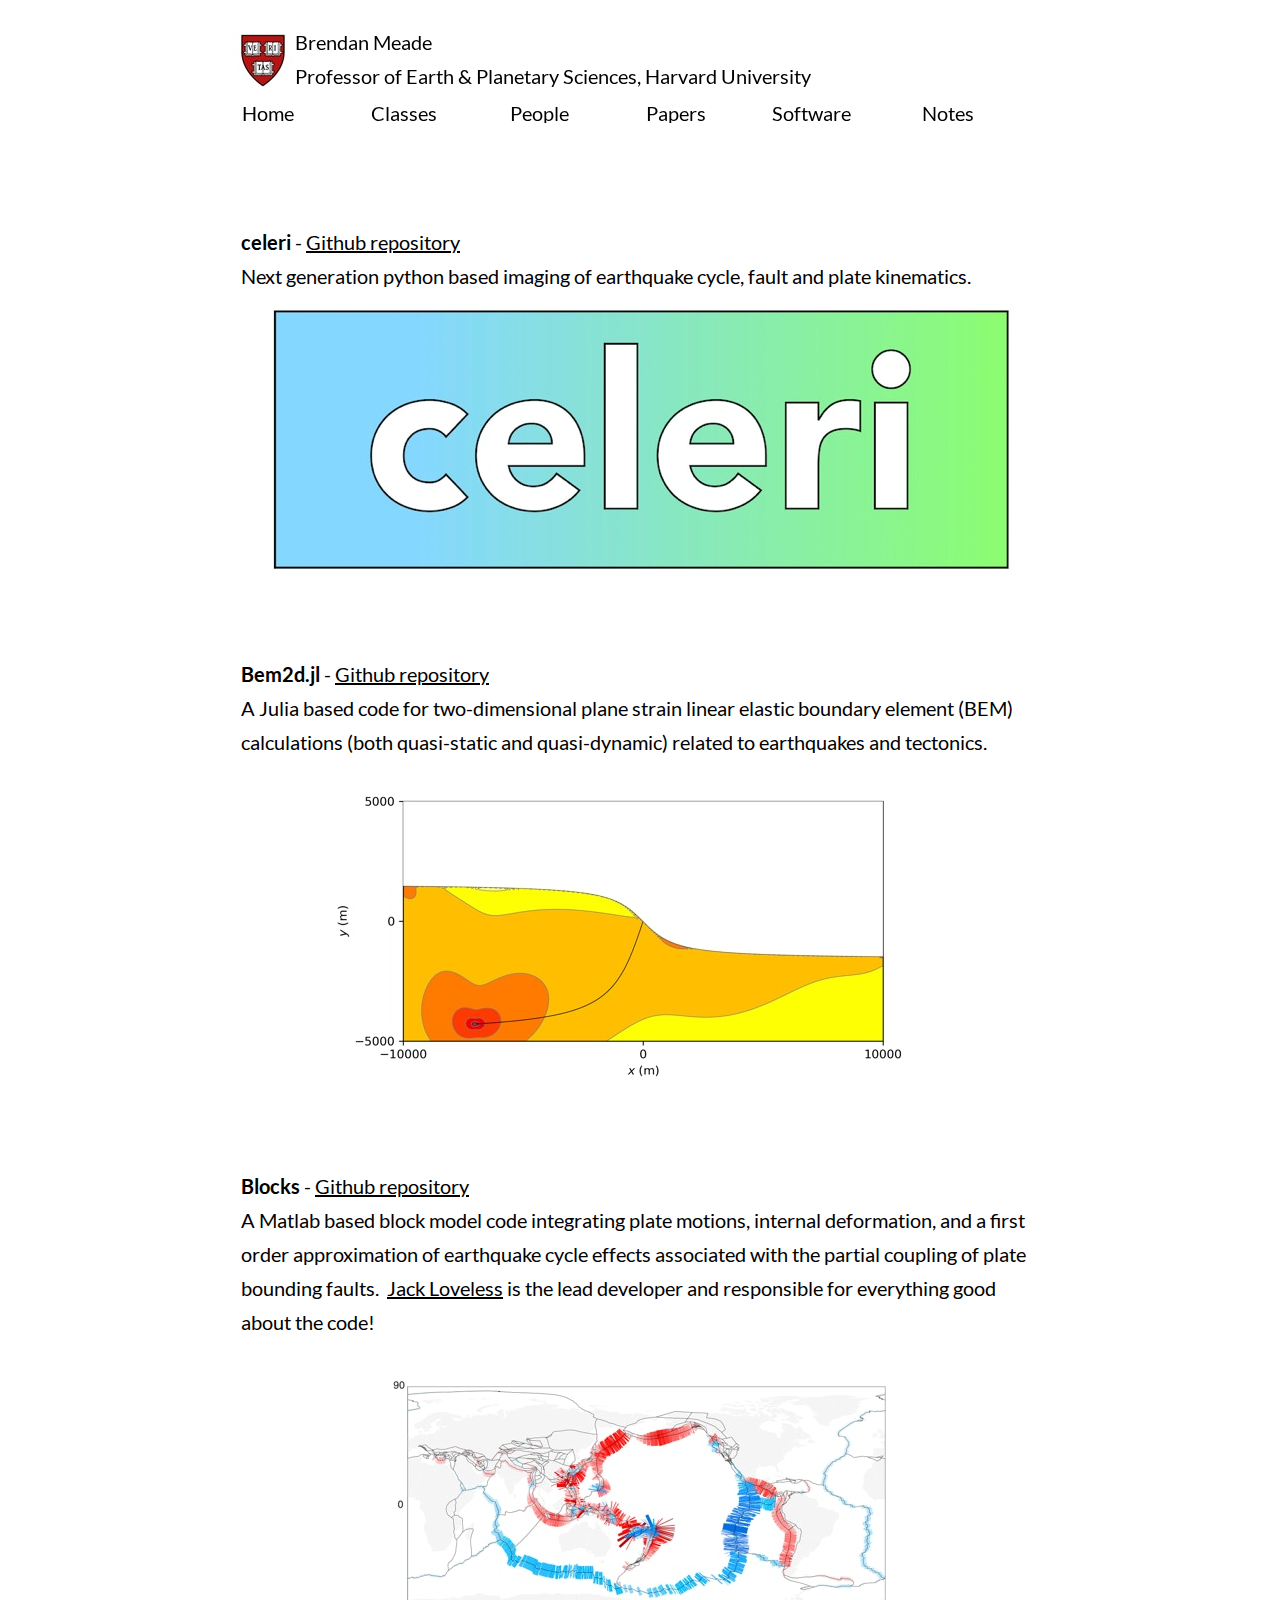
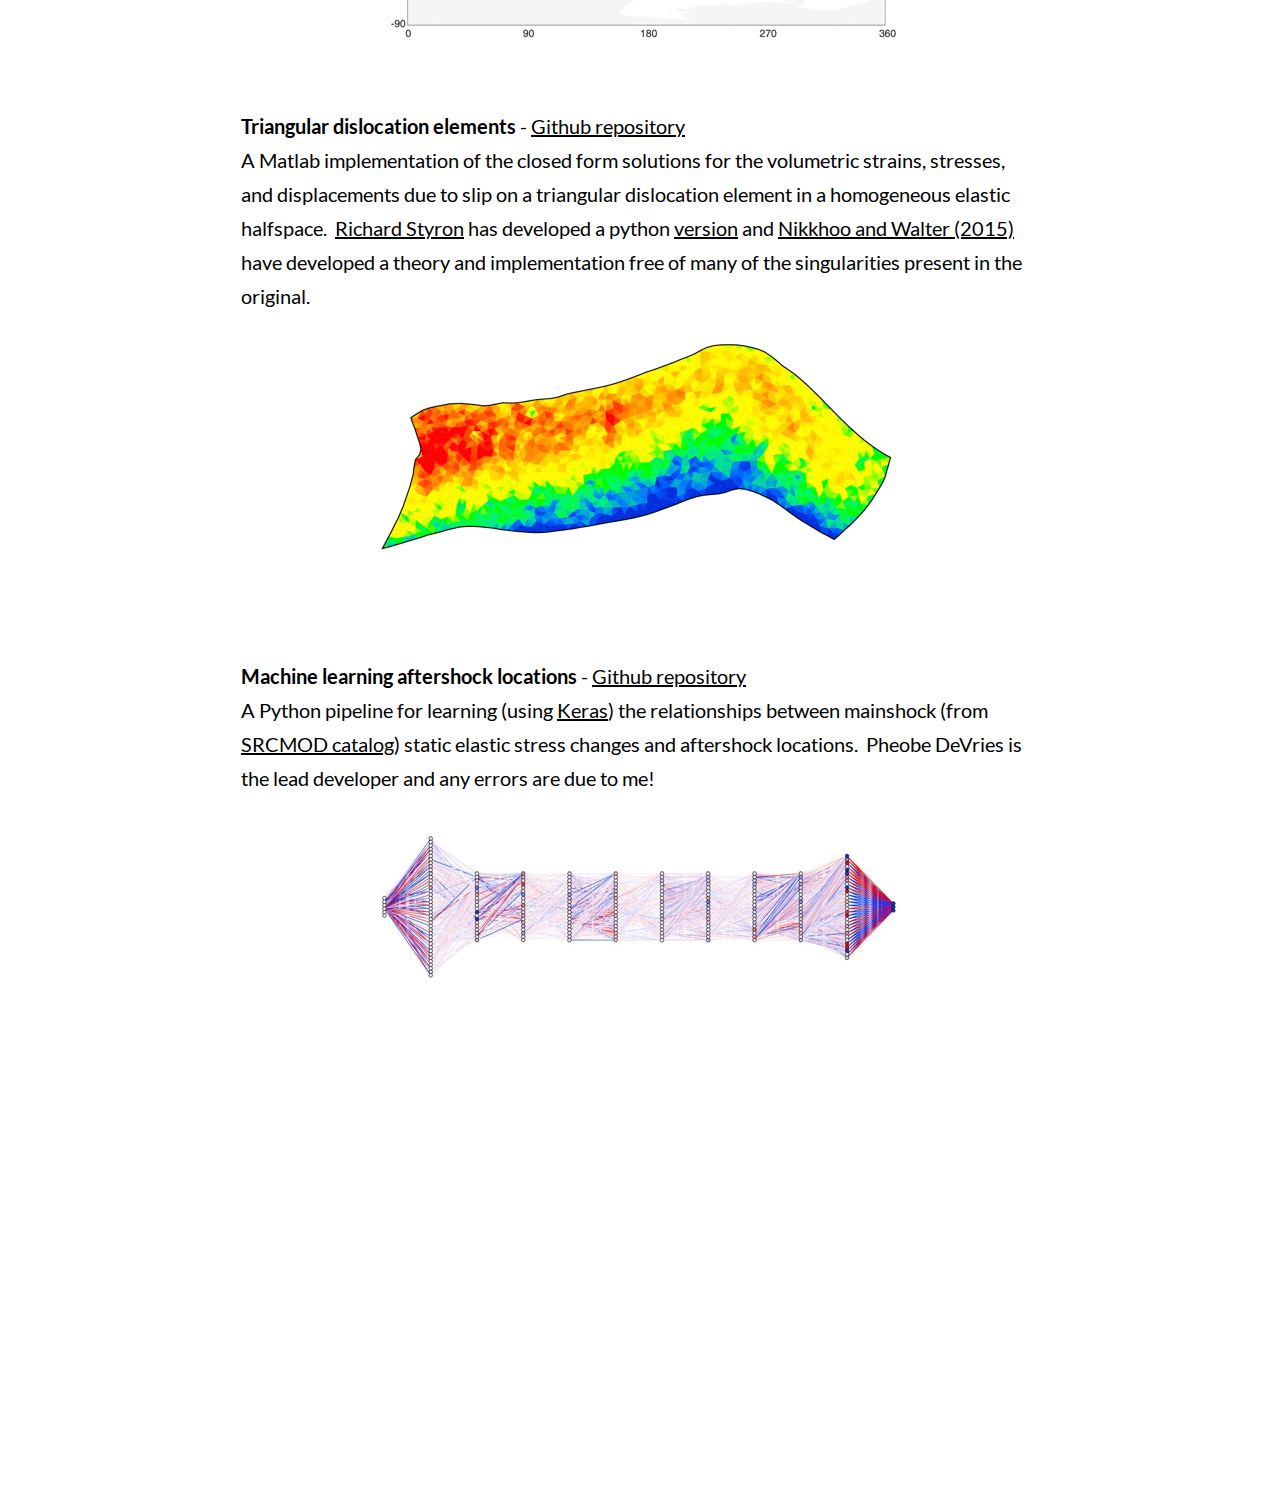
<file: software.html>
<!DOCTYPE html>
<html>
<head>
<meta charset="UTF-8">
<title>Software</title>
<meta name="referrer" content="same-origin">
<meta name="viewport" content="width=960">
<link rel="preload" href="css/Lato-Regular.woff2" as="font" crossorigin>
<link rel="preload" href="css/Lato-Bold.woff2" as="font" crossorigin>
<style>html,body{-webkit-text-zoom:reset !important}@font-face{font-display:block;font-family:"Lato";src:url('css/Lato-Regular.woff2') format('woff2'),url('css/Lato-Regular.woff') format('woff');font-weight:400}@font-face{font-display:block;font-family:"Lato";src:url('css/Lato-Bold.woff2') format('woff2'),url('css/Lato-Bold.woff') format('woff');font-weight:700}body>div{font-size:0}p,span,h1,h2,h3,h4,h5,h6,a,li{margin:0;word-spacing:normal;word-wrap:break-word;-ms-word-wrap:break-word;pointer-events:auto;-ms-text-size-adjust:none !important;-moz-text-size-adjust:none !important;-webkit-text-size-adjust:none !important;text-size-adjust:none !important;max-height:10000000px}sup{font-size:inherit;vertical-align:baseline;position:relative;top:-0.4em}sub{font-size:inherit;vertical-align:baseline;position:relative;top:0.4em}ul{display:block;word-spacing:normal;word-wrap:break-word;list-style-type:none;padding:0;margin:0;-moz-padding-start:0;-khtml-padding-start:0;-webkit-padding-start:0;-o-padding-start:0;-padding-start:0;-webkit-margin-before:0;-webkit-margin-after:0}li{display:block;white-space:normal}li p{-webkit-touch-callout:none;-webkit-user-select:none;-khtml-user-select:none;-moz-user-select:none;-ms-user-select:none;-o-user-select:none;user-select:none}form{display:inline-block}a{text-decoration:inherit;color:inherit;-webkit-tap-highlight-color:rgba(0,0,0,0)}textarea{resize:none}.shm-l{float:left;clear:left}.shm-r{float:right;clear:right}.btf{display:none}.plyr{min-width:0 !important}html{font-family:sans-serif}body{font-size:0;margin:0}audio,video{display:inline-block;vertical-align:baseline}audio:not([controls]){display:none;height:0}[hidden],template{display:none}a{background:0 0;outline:0}b,strong{font-weight:700}dfn{font-style:italic}h1,h2,h3,h4,h5,h6{font-size:1em;line-height:1;margin:0}img{border:0}svg:not(:root){overflow:hidden}button,input,optgroup,select,textarea{color:inherit;font:inherit;margin:0}button{overflow:visible}button,select{text-transform:none}button,html input[type=button],input[type=submit]{-webkit-appearance:button;cursor:pointer;box-sizing:border-box;white-space:normal}input[type=text],input[type=password],textarea{-webkit-appearance:none;appearance:none;box-sizing:border-box}button[disabled],html input[disabled]{cursor:default}button::-moz-focus-inner,input::-moz-focus-inner{border:0;padding:0}input{line-height:normal}input[type=checkbox],input[type=radio]{box-sizing:border-box;padding:0}input[type=number]::-webkit-inner-spin-button,input[type=number]::-webkit-outer-spin-button{height:auto}input[type=search]{-webkit-appearance:textfield;-moz-box-sizing:content-box;-webkit-box-sizing:content-box;box-sizing:content-box}input[type=search]::-webkit-search-cancel-button,input[type=search]::-webkit-search-decoration{-webkit-appearance:none}textarea{overflow:auto;box-sizing:border-box;border-color:#ddd}optgroup{font-weight:700}table{border-collapse:collapse;border-spacing:0}td,th{padding:0}blockquote{margin-block-start:0;margin-block-end:0;margin-inline-start:0;margin-inline-end:0}:-webkit-full-screen-ancestor:not(iframe){-webkit-clip-path:initial!important}
html{-webkit-font-smoothing:antialiased; -moz-osx-font-smoothing:grayscale}.menu-content{cursor:pointer;position:relative}li{-webkit-tap-highlight-color:rgba(0,0,0,0)}
#b{background-color:#fff}.ps69{position:relative;margin-top:25px}.v14{display:block;vertical-align:top}.s65{pointer-events:none;min-width:960px;width:960px;margin-left:auto;margin-right:auto;min-height:3070px}.v15{display:inline-block;vertical-align:top}.ps70{position:relative;margin-left:40px;margin-top:0}.s66{min-width:815px;width:815px;min-height:102px}.ps71{position:relative;margin-left:0;margin-top:0}.w6{line-height:0}.ps72{position:relative;margin-left:28px;margin-top:0}.s67{min-width:679px;width:679px;min-height:90px}.c82{z-index:1}.ps73{position:relative;margin-left:67px;margin-top:0}.s68{min-width:612px;width:612px;min-height:90px}.c83{z-index:4;pointer-events:auto;overflow:hidden;height:90px}.p10{text-indent:0;padding-bottom:0;padding-right:0;text-align:left}.f26{font-family:Lato;font-size:20px;font-size:calc(20px * var(--f));line-height:1.701;font-weight:400;font-style:normal;text-decoration:none;text-transform:none;letter-spacing:normal;color:#000;background-color:initial;text-shadow:none}.ps74{position:relative;margin-left:0;margin-top:-85px}.s69{min-width:70px;width:70px;min-height:61px;height:61px}.c84{z-index:3;pointer-events:auto}.i18{position:absolute;left:0;width:70px;height:57px;top:2px;border:0}.i19{width:100%;height:100%;display:inline-block;-webkit-transform:translate3d(0,0,0)}.v16{display:inline-block;vertical-align:top;overflow:visible}.ps75{position:relative;margin-left:0;margin-top:-17px}.s70{min-width:815px;width:815px;min-height:29px;height:29px}.c85{z-index:13;pointer-events:auto}.m5{padding:0px 0px 0px 0px}.ml5{outline:0}.s71{min-width:135px;width:135px;min-height:29px;height:29px}.mcv5{display:inline-block}.s72{min-width:135px;width:135px;min-height:29px}.c86{pointer-events:none;border:0;-webkit-border-radius:0;-moz-border-radius:0;border-radius:0;background-color:#fff;background-clip:padding-box}.ps76{position:relative;margin-left:0;margin-top:4px}.s73{min-width:135px;width:135px;min-height:21px}.c87{pointer-events:auto;overflow:hidden;height:21px}.p11{text-indent:0;padding-bottom:0;padding-right:0;text-align:center}.f27{font-family:Lato;font-size:20px;font-size:calc(20px * var(--f));line-height:1.101;font-weight:400;font-style:normal;text-decoration:none;text-transform:none;letter-spacing:normal;color:#000;background-color:initial;text-shadow:none}.ps77{position:relative;margin-left:1px;margin-top:0}.c88{pointer-events:none;border:0;-webkit-border-radius:0;-moz-border-radius:0;border-radius:0;background-color:#fff;background-clip:padding-box}.c89{pointer-events:none;border:0;-webkit-border-radius:0;-moz-border-radius:0;border-radius:0;background-color:#fff;background-clip:padding-box}.c90{pointer-events:none;border:0;-webkit-border-radius:0;-moz-border-radius:0;border-radius:0;background-color:#fff;background-clip:padding-box}.c91{pointer-events:none;border:0;-webkit-border-radius:0;-moz-border-radius:0;border-radius:0;background-color:#fff;background-clip:padding-box}.c92{pointer-events:none;border:0;-webkit-border-radius:0;-moz-border-radius:0;border-radius:0;background-color:#fff;background-clip:padding-box}.ps78{position:relative;margin-left:81px;margin-top:98px}.s74{min-width:799px;width:799px;min-height:361px}.s75{min-width:799px;width:799px;min-height:170px}.c93{z-index:2;pointer-events:auto;overflow:hidden;height:170px}.f28{font-family:Lato;font-size:20px;font-size:calc(20px * var(--f));line-height:1.701;font-weight:700;font-style:normal;text-decoration:none;text-transform:none;letter-spacing:normal;color:#000;background-color:initial;text-shadow:none}.f29{font-family:Lato;font-size:20px;font-size:calc(20px * var(--f));line-height:1.701;font-weight:400;font-style:normal;text-decoration:underline;text-transform:none;letter-spacing:normal;color:#000;background-color:initial;text-shadow:none}.ps79{position:relative;margin-left:28px;margin-top:-100px}.s76{min-width:746px;width:746px;min-height:291px;height:291px}.c94{z-index:9;pointer-events:auto}.i20{position:absolute;left:0;width:746px;height:274px;top:8px;border:0}.ps80{position:relative;margin-left:81px;margin-top:71px}.s77{min-width:799px;width:799px;min-height:134px}.c95{z-index:12;pointer-events:auto;overflow:hidden;height:134px}.ps81{position:relative;margin-left:82px;margin-top:0}.c96{z-index:5;pointer-events:auto}.i21{position:absolute;left:82px;width:582px;height:291px;top:0;border:0}.menu-device{background-color:rgb(0,0,0);display:none}</style>
<link onload="this.media='all';this.onload=null;" rel="stylesheet" href="css/site.26d403.css" media="print">
</head>
<body id="b">
<div class="ps69 v14 s65">
<div class="v15 ps70 s66 c81">
<div class="v15 ps71 s66 w6">
<div class="v15 ps72 s67 c82">
<div class="v15 ps73 s68 c83">
<p class="p10 f26">Brendan Meade</p>
<p class="p10 f26">Professor of Earth &amp; Planetary Sciences, Harvard University</p>
</div>
<div class="v15 ps74 s69 c84">
<picture class="i19">
<source srcset="images/harvardlogo-70-1.jpg 1x, images/harvardlogo-140-1.jpg 2x">
<img src="images/harvardlogo-140-1.jpg" class="un16 i18">
</picture>
</div>
</div>
<div class="v16 ps75 s70 c85">
<ul class="menu-dropdown v15 ps71 s70 m5" id="m5">
<li class="v15 ps71 s71 mit5">
<a href="./" class="ml5"><div class="menu-content mcv5"><div class="v15 ps71 s72 c86"><div class="v15 ps76 s73 c87"><p class="p11 f27">Home</p></div></div></div></a>
</li>
<li class="v15 ps77 s71 mit5">
<a href="classes.html" class="ml5"><div class="menu-content mcv5"><div class="v15 ps71 s72 c88"><div class="v15 ps76 s73 c87"><p class="p11 f27">Classes</p></div></div></div></a>
</li>
<li class="v15 ps77 s71 mit5">
<a href="people.html" class="ml5"><div class="menu-content mcv5"><div class="v15 ps71 s72 c89"><div class="v15 ps76 s73 c87"><p class="p11 f27">People</p></div></div></div></a>
</li>
<li class="v15 ps77 s71 mit5">
<a href="papers.html" class="ml5"><div class="menu-content mcv5"><div class="v15 ps71 s72 c90"><div class="v15 ps76 s73 c87"><p class="p11 f27">Papers</p></div></div></div></a>
</li>
<li class="v15 ps77 s71 mit5">
<a href="#" class="ml5"><div class="menu-content mcv5"><div class="v15 ps71 s72 c91"><div class="v15 ps76 s73 c87"><p class="p11 f27">Software</p></div></div></div></a>
</li>
<li class="v15 ps77 s71 mit5">
<a href="notes.html" class="ml5"><div class="menu-content mcv5"><div class="v15 ps71 s72 c92"><div class="v15 ps76 s73 c87"><p class="p11 f27">Notes</p></div></div></div></a>
</li>
</ul>
</div>
</div>
</div>
<div class="v15 ps78 s74 c81">
<div class="v15 ps71 s74 w6">
<div class="v15 ps71 s75 c93">
<p class="p10 f28">celeri<span class="f26"> - </span><span class="f29"><a href="https://github.com/brendanjmeade/celeri">Github repository</a></span></p>
<p class="p10 f26">Next generation python based imaging of earthquake cycle, fault and plate kinematics.</p>
</div>
<div class="v15 ps79 s76 c94">
<picture class="i19">
<source srcset="images/celeri_logo-746.jpg 1x">
<img src="images/celeri_logo-746.jpg" class="un17 i20">
</picture>
</div>
</div>
</div>
<div class="v15 ps80 s77 c95">
<p class="p10 f28">Bem2d.jl<span class="f26"> - </span><span class="f29"><a href="https://github.com/brendanjmeade/Bem2d.jl">Github repository</a></span></p>
<p class="p10 f26">A Julia based code for two-dimensional plane strain linear elastic boundary element (BEM) calculations (both quasi-static and quasi-dynamic) related to earthquakes and tectonics.</p>
</div>
<div class="v15 ps81 s76 c96">
<picture class="i19">
<source srcset="images/ex_thrusttopo-582-1.jpg 1x, images/ex_thrusttopo-1164-1.jpg 2x">
<img src="images/ex_thrusttopo-1164-1.jpg" class="un18 i21">
</picture>
</div>
<div class="v4 ps62 s58 c75">
<p class="p3 f6">Blocks <span class="f7">- </span><span class="f25"><a href="https://github.com/jploveless/Blocks">Github repository</a></span></p>
<p class="p3 f7">A Matlab based block model code integrating plate motions, internal deformation, and a first order approximation of earthquake cycle effects associated with the partial coupling of plate bounding faults.&nbsp;&nbsp;<span class="f25"><a href="http://www.science.smith.edu/jloveless/">Jack Loveless</a></span> is the lead developer and responsible for everything good about the code!</p>
</div>
<div class="v4 ps63 s59 c76">
<picture class="i5 un22">
<source data-srcset="images/globalblocks-517-1.jpg 1x, images/globalblocks-1034-1.jpg 2x" srcset="[data-uri] 1x">
<img src="images/globalblocks-1034-1.jpg" class="un19 i15">
</picture>
</div>
<div class="v4 ps64 s60 c77">
<p class="p3 f6">Triangular dislocation elements <span class="f7">- </span><span class="f25"><a href="https://github.com/brendanjmeade/tde">Github repository</a></span></p>
<p class="p3 f7">A Matlab implementation of the closed form solutions for the volumetric strains, stresses, and displacements due to slip on a triangular dislocation element in a homogeneous elastic halfspace.&nbsp;&nbsp;<span class="f25"><a href="http://rocksandwater.net/">Richard Styron</a></span> has developed a python <span class="f25"><a href="https://github.com/cossatot/tri_dislocations_python">version</a></span> and <span class="f25"><a href="https://academic.oup.com/gji/article/201/2/1119/572006">Nikkhoo and Walter (2015)</a></span> have developed a <span class="f7">theory and implementation</span> free of many of the singularities present in the original.</p>
</div>
<div class="v4 ps65 s59 c24">
<picture class="i5 un23">
<source data-srcset="images/tderotated-613-1.png 1x, images/tderotated-1226-1.png 2x" srcset="[data-uri] 1x">
<img src="images/tderotated-1226-1.png" class="un20 i16">
</picture>
</div>
<div class="v4 ps66 s61 c16">
<div class="v4 ps12 s61 w2">
<div class="v4 ps12 s62 c78">
<p class="p3 f6">Machine learning aftershock locations <span class="f7">- </span><span class="f25"><a href="https://github.com/phoebemrdevries/Learning-aftershock-location-patterns">Github repository</a></span></p>
<p class="p3 f7">A Python pipeline for learning (using <span class="f25"><a href="https://keras.io/">Keras</a></span>) the relationships between mainshock (from <span class="f25"><a href="http://equake-rc.info/srcmod/">SRCMOD catalog</a></span>) static elastic stress changes and aftershock locations.&nbsp;&nbsp;Pheobe DeVries is the lead developer and any errors are due to me!&nbsp;</p>
</div>
<div class="v4 ps67 s63 c79">
<picture class="i5 un24">
<source data-srcset="images/nn-541-1.jpg 1x, images/nn-1082-1.jpg 2x" srcset="[data-uri] 1x">
<img src="images/nn-1082-1.jpg" class="un21 i17">
</picture>
</div>
</div>
</div>
<div class="v4 ps68 s64 c80">
<p class="p3 f6"><br></p>
<p class="p3 f6"><br></p>
<p class="p3 f6"><br></p>
<p class="p3 f6"><br></p>
<p class="p3 f6"><br></p>
<p class="p3 f6"><br></p>
<p class="p3 f6"><br></p>
<p class="p3 f6"><br></p>
<p class="p3 f6"><br></p>
<p class="p3 f6"><br></p>
<p class="p3 f6"><br></p>
<p class="p3 f6"><br></p>
<p class="p3 f6"><br></p>
</div>
</div>
<div class="btf c1">
</div>
<script>var p=document.createElement("P");p.innerHTML="&nbsp;",p.style.cssText="position:fixed;visible:hidden;font-size:100px;zoom:1",document.body.appendChild(p);var rsz=function(e){return function(){var r=parseInt(1e7/parseFloat(window.getComputedStyle(e).getPropertyValue("font-size"))+.5)/1e5,n=document.body;r!=n.style.getPropertyValue("--f")&&n.style.setProperty("--f",r)}}(p);if("ResizeObserver"in window){var ro=new ResizeObserver(rsz);ro.observe(p)}else if("requestAnimationFrame"in window){var raf=function(){rsz(),requestAnimationFrame(raf)};requestAnimationFrame(raf)}else setInterval(rsz,100);</script>

<script>dpth="/";!function(){for(var e=["js/jquery.6a0b06.js","js/jqueryui.6a0b06.js","js/menu.6a0b06.js","js/menu-dropdown-animations.6a0b06.js","js/menu-dropdown.26d403.js","js/software.26d403.js"],n={},s=-1,t=function(t){var o=new XMLHttpRequest;o.open("GET",e[t],!0),o.onload=function(){for(n[t]=o.responseText;s<6&&void 0!==n[s+1];){s++;var e=document.createElement("script");e.textContent=n[s],document.body.appendChild(e)}},o.send()},o=0;o<6;o++)t(o)}();
</script>
</body>
</html>
</file>
<file: css/site.26d403.css>
body{min-width:1px;--f:1}.menu-content{cursor:pointer;position:relative}li{-webkit-tap-highlight-color:rgba(0,0,0,0)}
@font-face{font-display:block;font-family:"Lato";src:url('Lato-Regular.woff2') format('woff2'),url('Lato-Regular.woff') format('woff');font-weight:400}@font-face{font-display:block;font-family:"Lato";src:url('Lato-Bold.woff2') format('woff2'),url('Lato-Bold.woff') format('woff');font-weight:700}.c1{display:inline-block;position:relative;margin-left:0;margin-top:0}.menu-device{background-color:rgb(0,0,0);display:none}.v4{display:inline-block;vertical-align:top}.ps11{position:relative;margin-left:80px;margin-top:51px}.s11{min-width:800px;width:800px;min-height:284px}.ps12{position:relative;margin-left:0;margin-top:0}.w2{line-height:0}.s12{min-width:800px;width:800px;min-height:68px}.c17{z-index:7;pointer-events:auto;overflow:hidden;height:68px}.p3{text-indent:0;padding-bottom:0;padding-right:0;text-align:left}.f6{font-family:Lato;font-size:20px;font-size:calc(20px * var(--f));line-height:1.701;font-weight:700;font-style:normal;text-decoration:none;text-transform:none;letter-spacing:normal;color:#000;background-color:initial;text-shadow:none}.ps13{position:relative;margin-left:220px;margin-top:-31px}.s13{min-width:580px;width:580px;min-height:247px}.c18{z-index:20;pointer-events:auto;overflow:hidden;height:247px}.f7{font-family:Lato;font-size:20px;font-size:calc(20px * var(--f));line-height:1.701;font-weight:400;font-style:normal;text-decoration:none;text-transform:none;letter-spacing:normal;color:#000;background-color:initial;text-shadow:none}.ps14{position:relative;margin-left:1px;margin-top:-238px}.s14{min-width:210px;width:210px;min-height:210px;height:210px}.c19{z-index:9;pointer-events:auto}.i4{position:absolute;left:0;width:210px;height:210px;top:0;border:0}.i5{width:100%;height:100%;display:inline-block;-webkit-transform:translate3d(0,0,0)}.ps15{position:relative;margin-left:80px;margin-top:49px}.c20{z-index:12;pointer-events:auto;overflow:hidden;height:68px}.c21{z-index:10;pointer-events:auto;overflow:hidden;height:247px}.ps16{position:relative;margin-left:1px;margin-top:-246px}.c22{z-index:21;pointer-events:auto}.ps17{position:relative;margin-left:80px;margin-top:43px}.s15{min-width:800px;width:800px;min-height:309px}.c23{z-index:13;pointer-events:auto;overflow:hidden;height:68px}.ps18{position:relative;margin-left:1px;margin-top:-32px}.c24{z-index:14;pointer-events:auto}.ps19{position:relative;margin-left:9px;margin-top:-31px}.s16{min-width:580px;width:580px;min-height:272px}.c25{z-index:15;pointer-events:auto;overflow:hidden;height:272px}.ps20{position:relative;margin-left:80px;margin-top:28px}.s17{min-width:800px;width:800px;min-height:989px}.c26{z-index:16;pointer-events:auto;overflow:hidden;height:68px}.ps21{position:relative;margin-left:10px;margin-top:-41px}.c27{z-index:22;pointer-events:auto}.i6{position:absolute;left:0;width:210px;height:183px;top:14px;border:0}.ps22{position:relative;margin-left:0;margin-top:-31px}.s18{min-width:580px;width:580px;min-height:952px}.c28{z-index:18;pointer-events:auto;overflow:hidden;height:952px}.menu-device{background-color:rgb(0,0,0);display:none}@font-face{font-display:block;font-family:"Lato";src:url('Lato-Black.woff2') format('woff2'),url('Lato-Black.woff') format('woff');font-weight:900}@font-face{font-display:block;font-family:"Lato";src:url('Lato-Italic.woff2') format('woff2'),url('Lato-Italic.woff') format('woff');font-weight:400;font-style:italic}.menu-device{background-color:rgb(0,0,0);display:none}@font-face{font-display:block;font-family:"EB Garamond";src:url('EBGaramond-Regular.woff2') format('woff2'),url('EBGaramond-Regular.woff') format('woff');font-weight:400}.menu-device{background-color:rgb(0,0,0);display:none}.ps62{position:relative;margin-left:81px;margin-top:87px}.s58{min-width:799px;width:799px;min-height:204px}.c75{z-index:6;pointer-events:auto;overflow:hidden;height:204px}.f25{font-family:Lato;font-size:20px;font-size:calc(20px * var(--f));line-height:1.701;font-weight:400;font-style:normal;text-decoration:underline;text-transform:none;letter-spacing:normal;color:#000;background-color:initial;text-shadow:none}.ps63{position:relative;margin-left:133px;margin-top:1px}.s59{min-width:693px;width:693px;min-height:271px;height:271px}.c76{z-index:7;pointer-events:auto}.i15{position:absolute;left:88px;width:517px;height:271px;top:0;border:0}.ps64{position:relative;margin-left:81px;margin-top:64px}.s60{min-width:799px;width:799px;min-height:205px}.c77{z-index:8;pointer-events:auto;overflow:hidden;height:205px}.ps65{position:relative;margin-left:133px;margin-top:0}.i16{position:absolute;left:40px;width:613px;height:271px;top:0;border:0}.ps66{position:relative;margin-left:81px;margin-top:74px}.s61{min-width:799px;width:799px;min-height:354px}.s62{min-width:799px;width:799px;min-height:166px}.c78{z-index:10;pointer-events:auto;overflow:hidden;height:166px}.ps67{position:relative;margin-left:128px;margin-top:-24px}.s63{min-width:541px;width:541px;min-height:212px;height:212px}.c79{z-index:11;pointer-events:auto}.i17{position:absolute;left:0;width:541px;height:164px;top:24px;border:0}.ps68{position:relative;margin-left:81px;margin-top:6px}.s64{min-width:799px;width:799px;min-height:476px}.c80{z-index:15;pointer-events:auto;overflow:hidden;height:476px}.menu-device{background-color:rgb(0,0,0);display:none}.menu-device{background-color:rgb(0,0,0);display:none}
</file>
